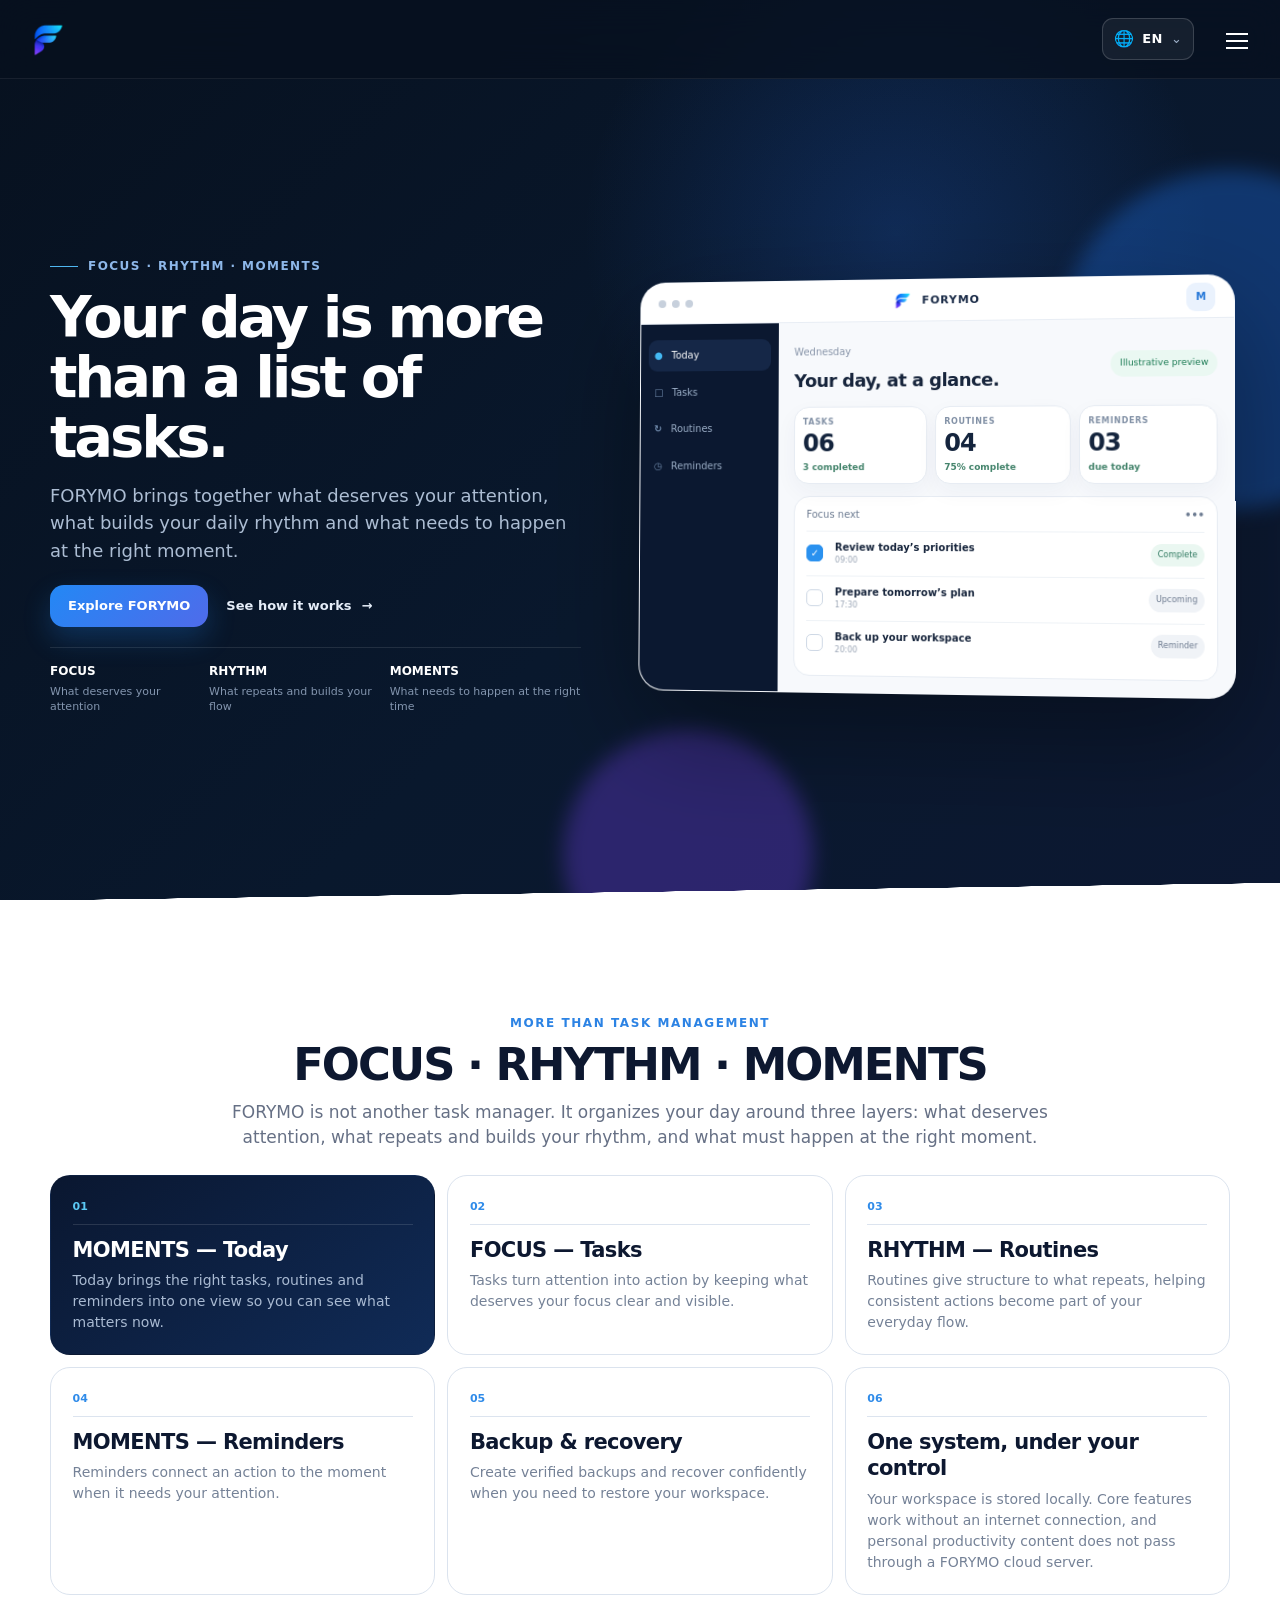
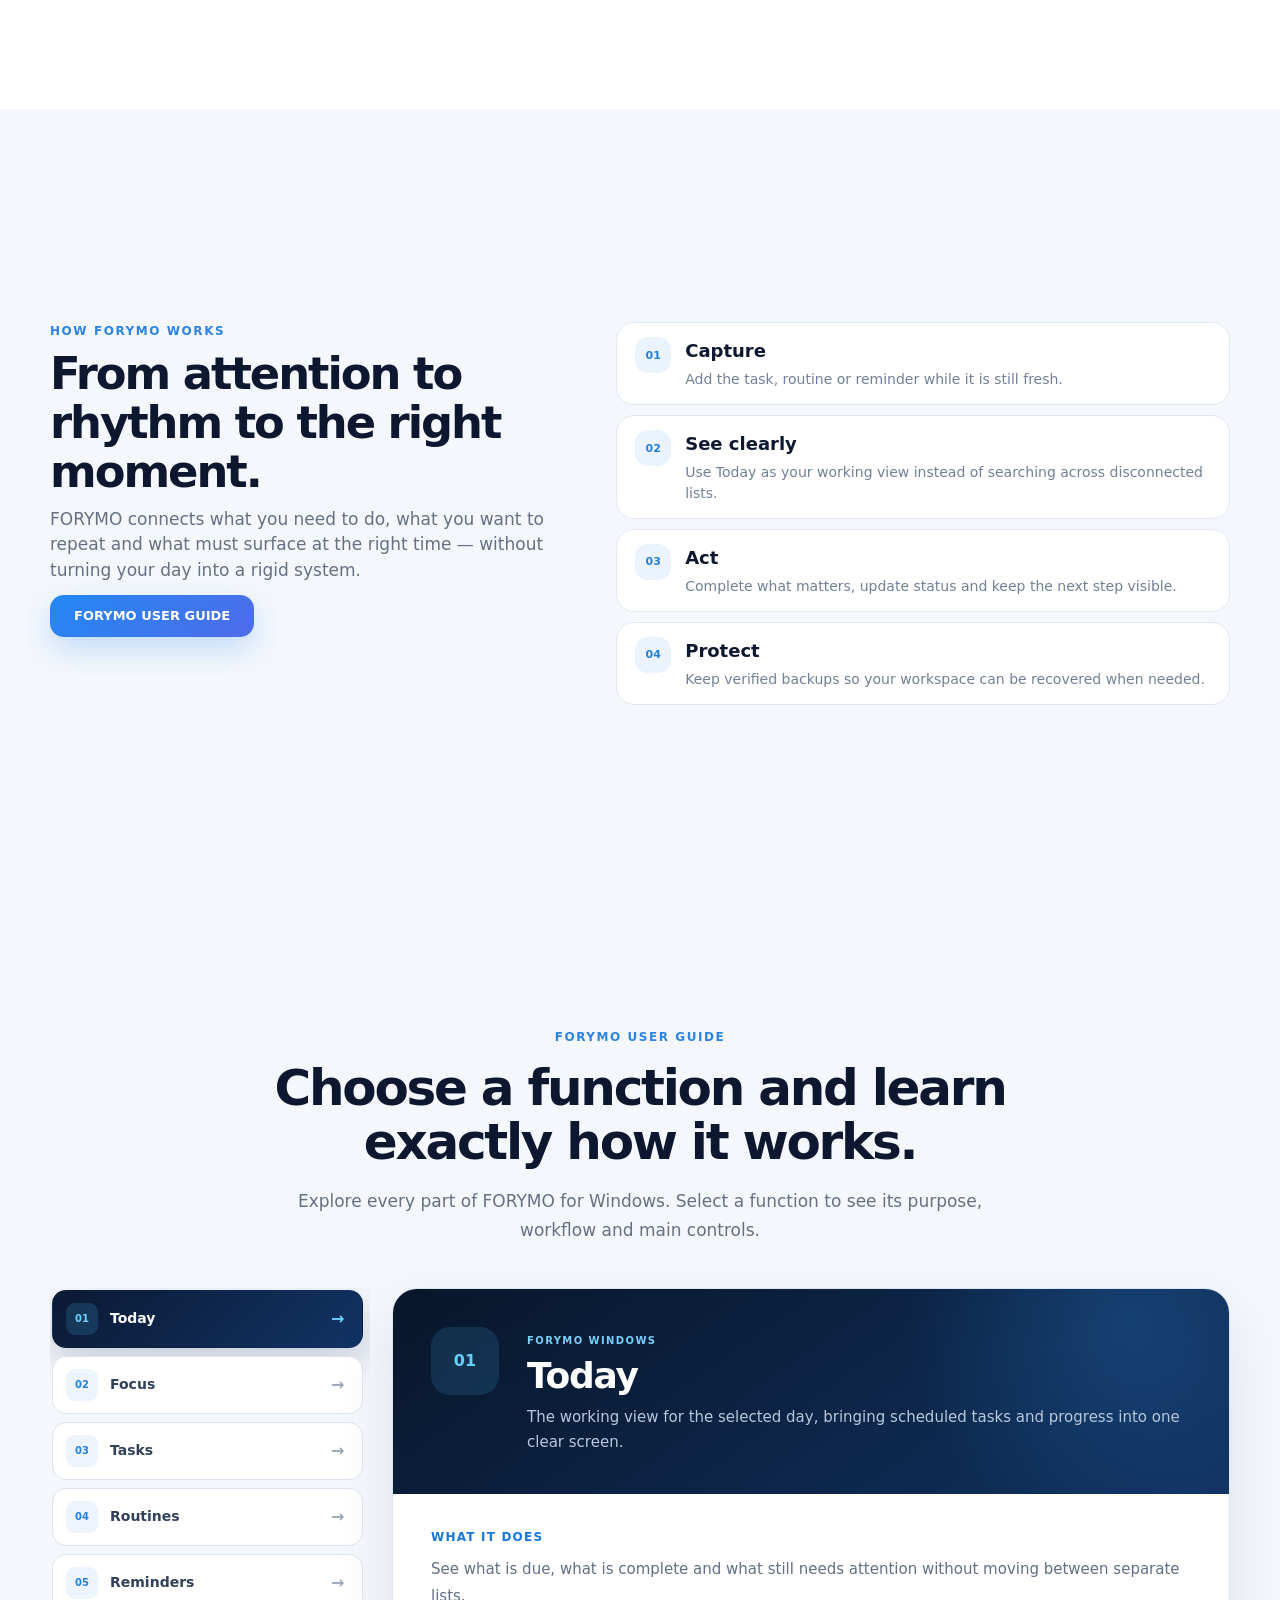
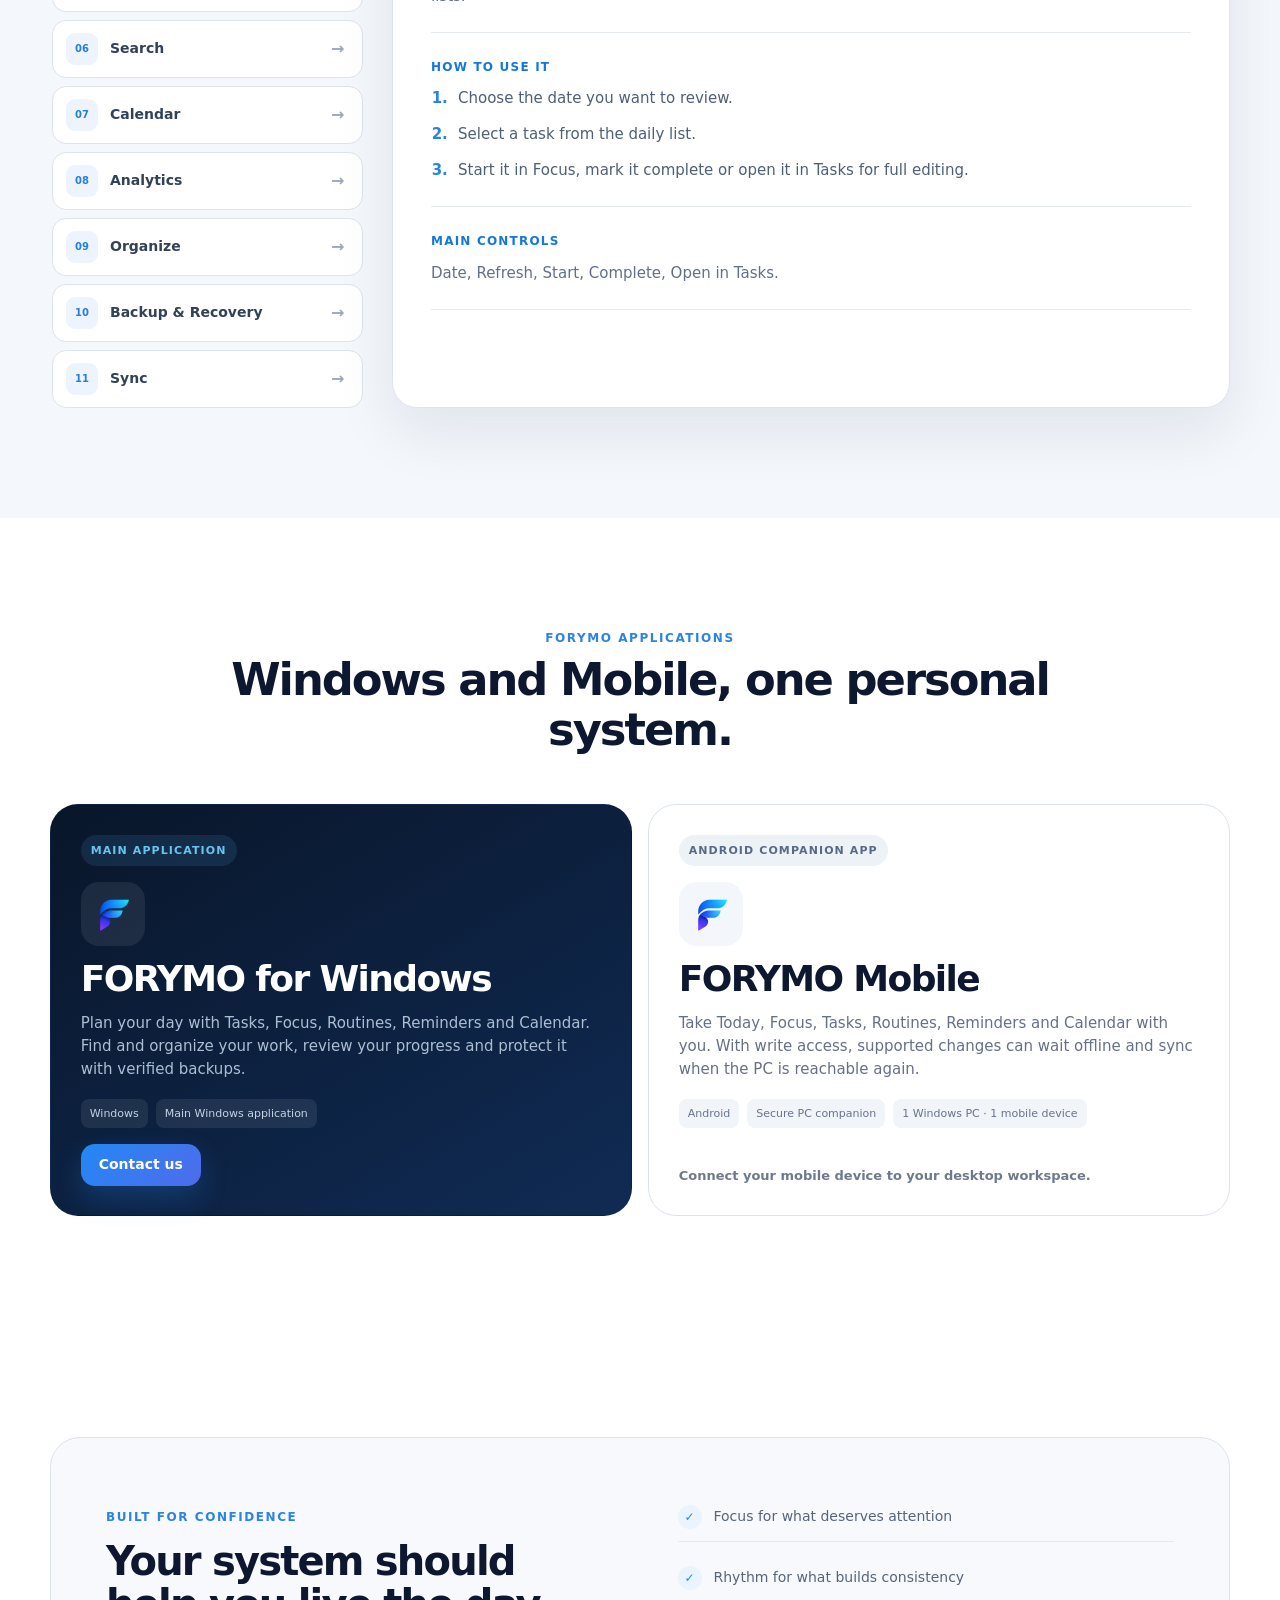
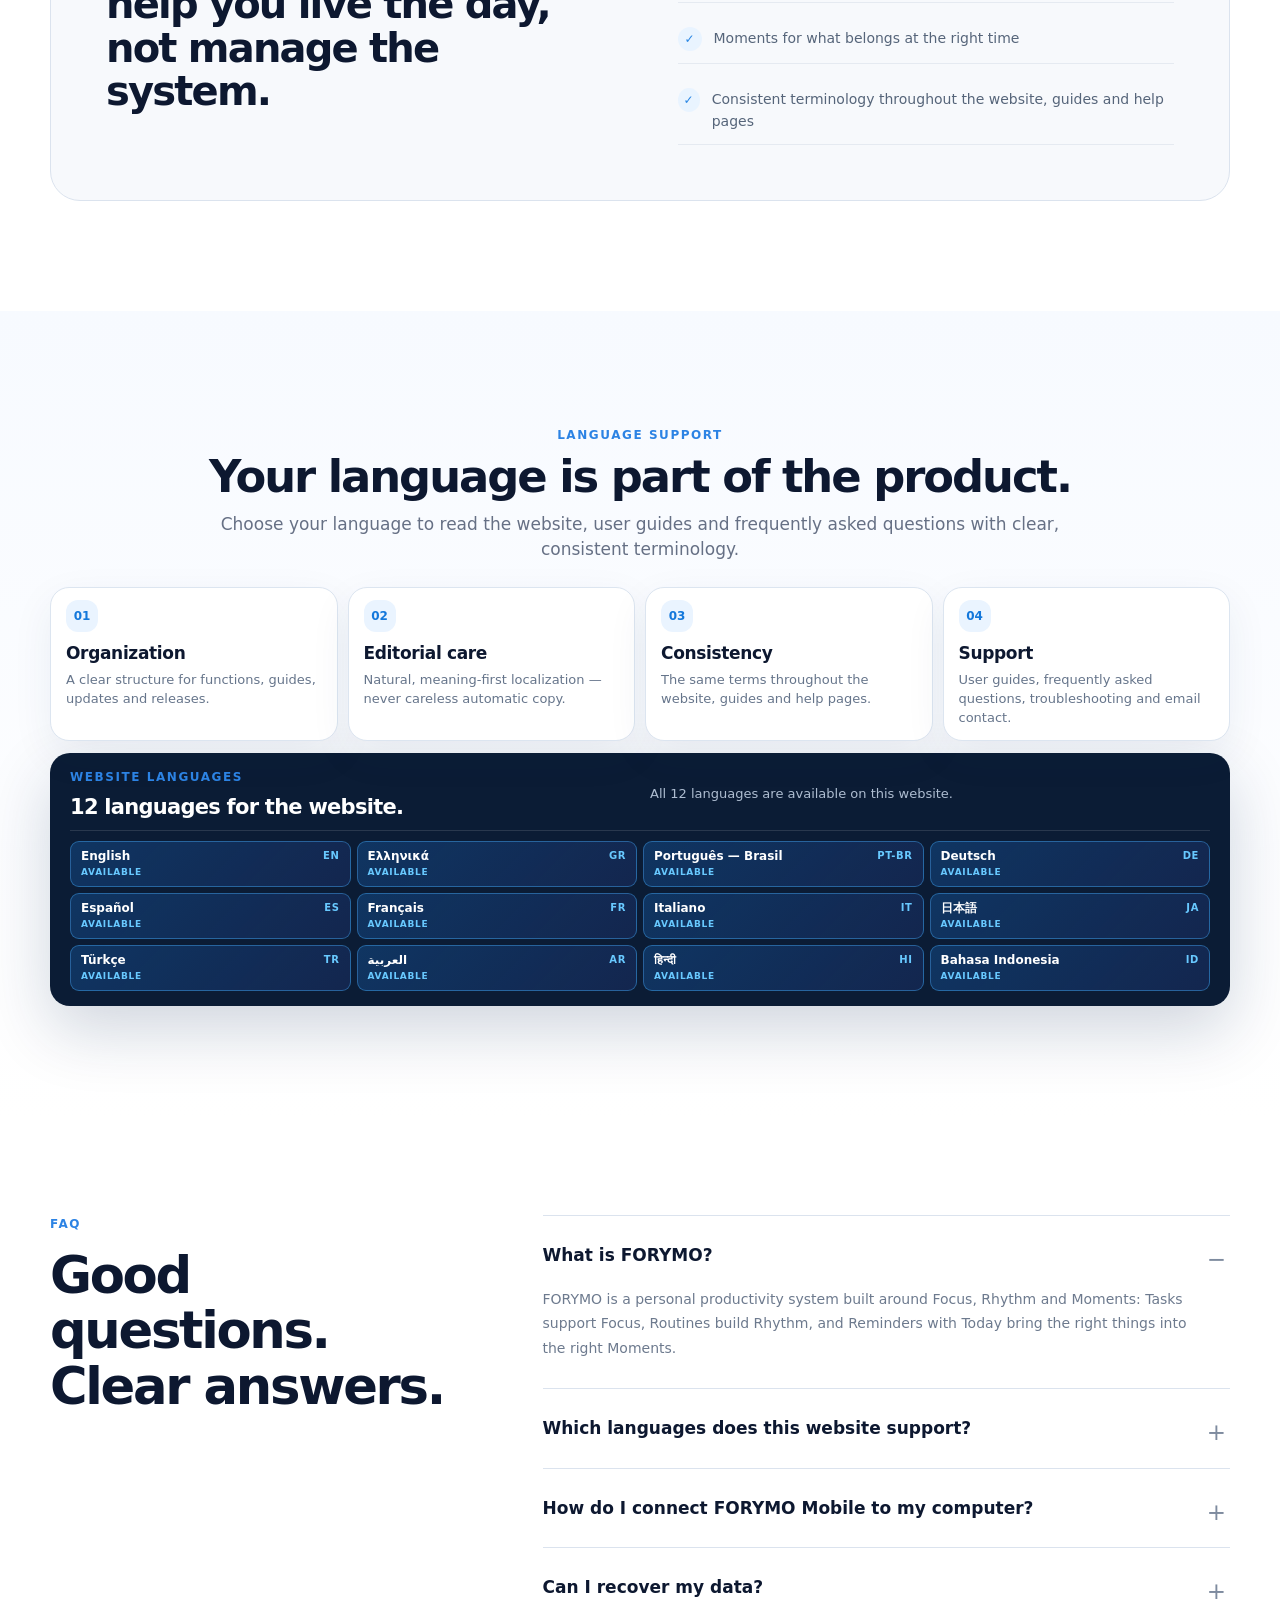
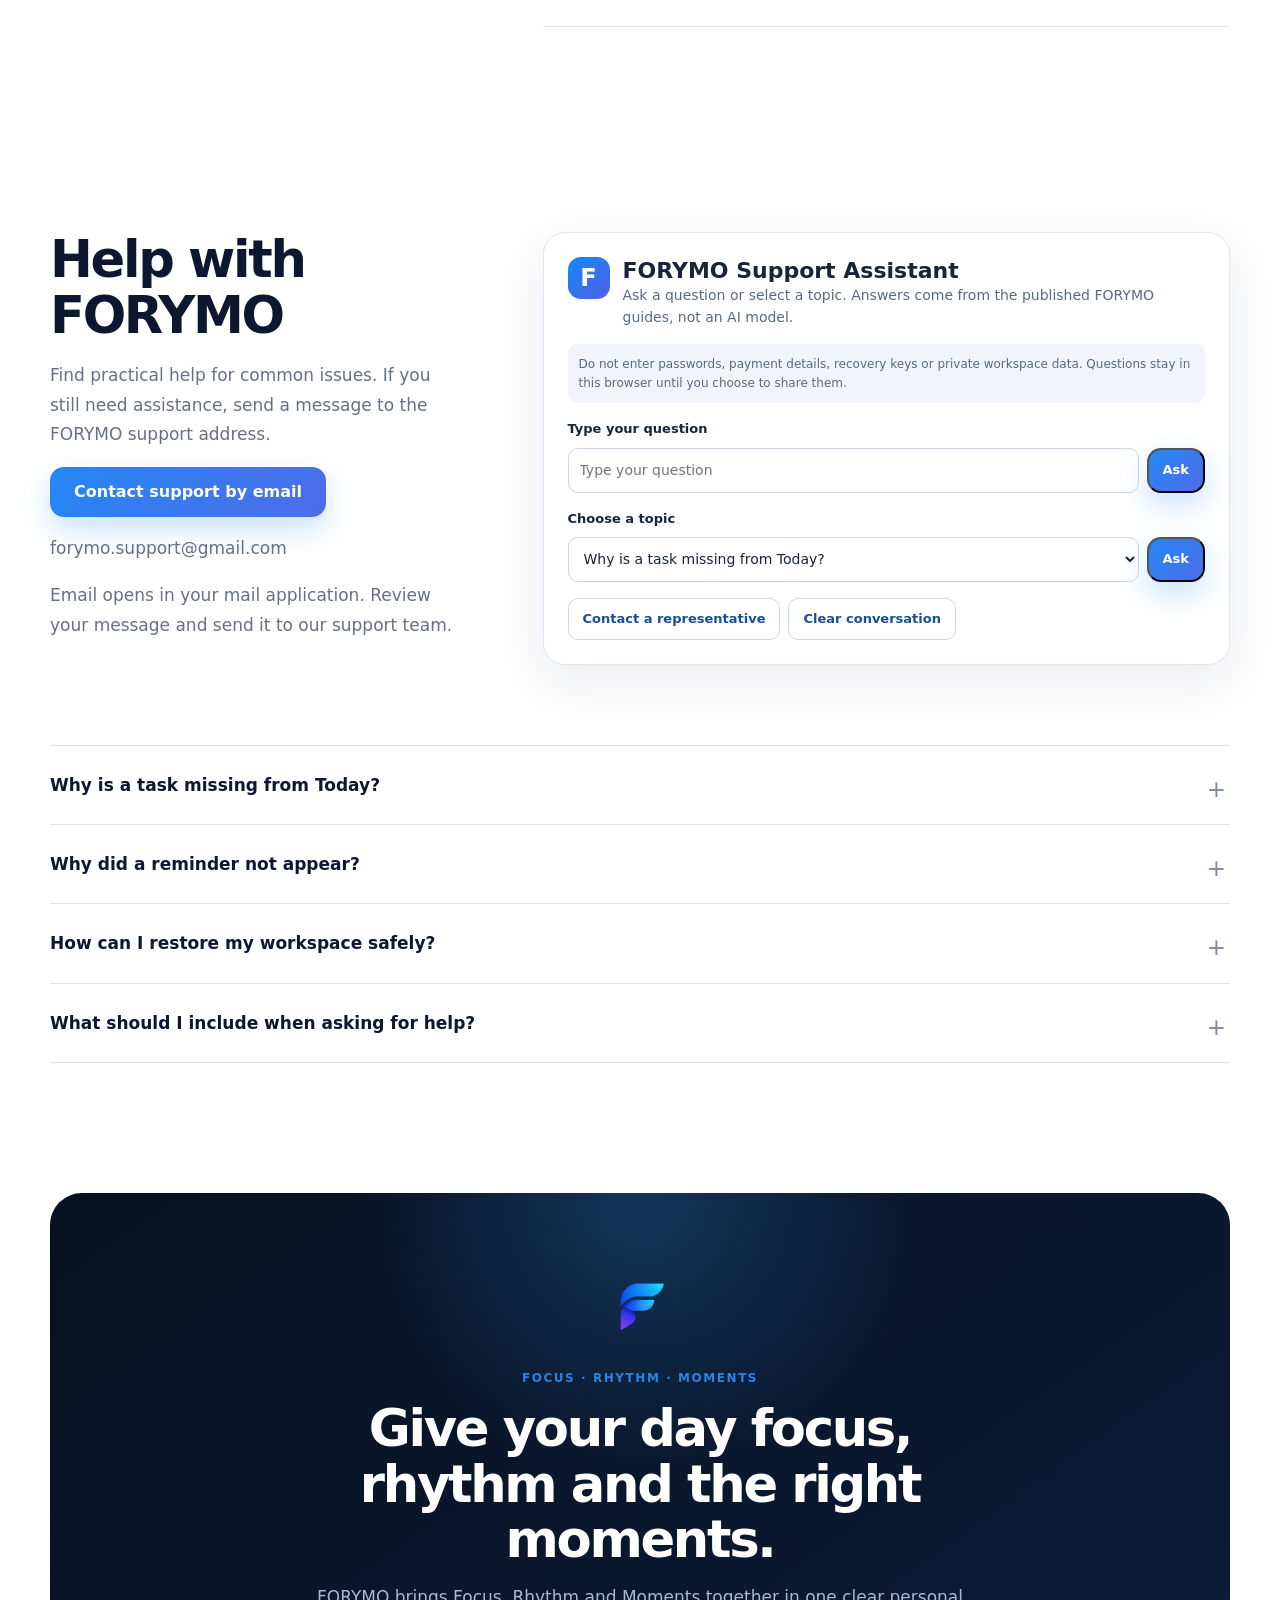
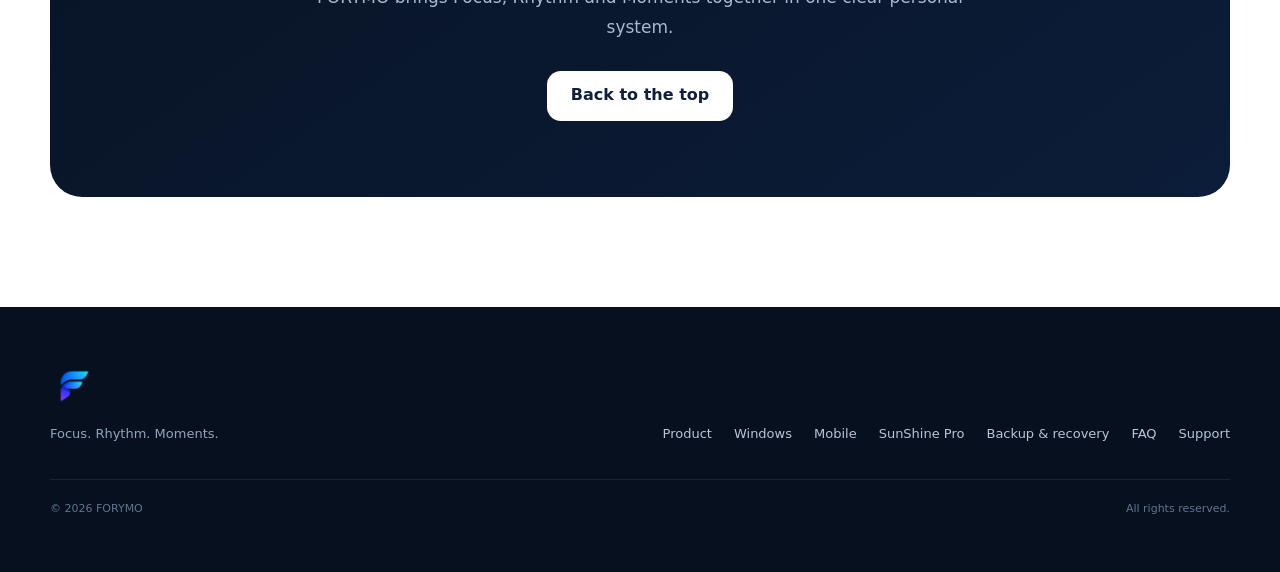
<file: index.html>
<!doctype html>
<html lang="en">
<head>
  <meta charset="utf-8" />
  <meta name="viewport" content="width=device-width, initial-scale=1" />
  <meta name="theme-color" content="#081225" />
  <meta name="description" content="FORYMO organizes your day around Focus, Rhythm and Moments — what deserves attention, what builds your daily flow and what needs to happen at the right time." />
  <title>FORYMO — Focus. Rhythm. Moments.</title>
  <link rel="canonical" href="https://www.forymo.com/" />
  <meta property="og:type" content="website" />
  <meta property="og:site_name" content="FORYMO" />
  <meta property="og:url" content="https://www.forymo.com/" />
  <meta property="og:title" content="FORYMO — Focus. Rhythm. Moments." />
  <meta property="og:description" content="Your day is more than a list of tasks. Organize your day with Focus, Tasks, Routines and Reminders." />
  <meta property="og:image" content="https://www.forymo.com/assets/forymo-social-preview.jpg" />
  <meta property="og:image:secure_url" content="https://www.forymo.com/assets/forymo-social-preview.jpg" />
  <meta property="og:image:type" content="image/jpeg" />
  <meta property="og:image:width" content="1200" />
  <meta property="og:image:height" content="630" />
  <meta property="og:image:alt" content="FORYMO — Focus. Rhythm. Moments. Promotional illustration of the productivity workspace." />
  <meta property="og:locale" content="en_US" />
  <meta name="twitter:card" content="summary_large_image" />
  <meta name="twitter:title" content="FORYMO — Focus. Rhythm. Moments." />
  <meta name="twitter:description" content="Your day is more than a list of tasks. Organize your day with FORYMO." />
  <meta name="twitter:image" content="https://www.forymo.com/assets/forymo-social-preview.jpg" />
  <meta name="twitter:image:alt" content="FORYMO promotional illustration." />
  <link rel="icon" href="assets/favicon.webp" type="image/webp" />
  <link rel="stylesheet" href="styles.css?v=20261126-section-fit" />
  <link rel="stylesheet" href="design-system.css" />
</head>
<body class="forymo-home">
  <a class="skip" href="#main">Skip to content</a>

  <header class="site-header">
    <div class="shell nav-wrap">
      <a class="brand" href="#top" aria-label="FORYMO home"><img src="assets/focivo-symbol.webp" alt="FORYMO" style="width:46px;height:46px;object-fit:contain;object-position:center;filter:none;" /></a>
      <nav class="nav" aria-label="Primary navigation">
        <a href="#product" data-i18n="nav.product">Product</a><a href="#how" data-i18n="nav.how">How it works</a><a href="#desktop" data-i18n="nav.desktop">Windows</a><a href="#mobile" data-i18n="nav.mobile">Mobile</a><a href="sunshine-pro/" data-i18n="nav.sunshine">SunShine Pro</a><a href="#languages" data-i18n="nav.languages">Languages</a><a href="#faq" data-i18n="nav.faq">FAQ</a><a href="#support" data-i18n="language.foundation4.title">Support</a>
      </nav>
      <div class="nav-actions">
        <div class="language-selector">
          <button class="language-trigger" id="languageTrigger" aria-label="Language selection" type="button" aria-haspopup="listbox" aria-expanded="false" aria-controls="languageMenu"><span aria-hidden="true">🌐</span><strong id="languageCode">EN</strong><span class="language-chevron" aria-hidden="true">⌄</span></button>
          <div class="language-menu" id="languageMenu" role="listbox" aria-label="Language" hidden>
            <button class="language-option lang-btn active" data-lang="en" data-code="EN" role="option" aria-selected="true" type="button"><span lang="en" dir="ltr">English</span><small data-i18n="language.available">Available</small></button>
            <button class="language-option lang-btn" data-lang="el" data-code="GR" role="option" aria-selected="false" type="button"><span lang="el" dir="ltr">Ελληνικά</span><small data-i18n="language.available">Available</small></button>
            <button class="language-option lang-btn" data-lang="pt-BR" data-code="PT-BR" role="option" aria-selected="false" type="button"><span lang="pt-BR" dir="ltr">Português — Brasil</span><small data-i18n="language.available">Available</small></button>
            <button class="language-option lang-btn" data-lang="de" data-code="DE" role="option" aria-selected="false" type="button"><span lang="de" dir="ltr">Deutsch</span><small data-i18n="language.available">Available</small></button>
            <button class="language-option lang-btn" data-lang="es" data-code="ES" role="option" aria-selected="false" type="button"><span lang="es" dir="ltr">Español</span><small data-i18n="language.available">Available</small></button>
            <button class="language-option lang-btn" data-lang="fr" data-code="FR" role="option" aria-selected="false" type="button"><span lang="fr" dir="ltr">Français</span><small data-i18n="language.available">Available</small></button>
            <button class="language-option lang-btn" data-lang="it" data-code="IT" role="option" aria-selected="false" type="button"><span lang="it" dir="ltr">Italiano</span><small data-i18n="language.available">Available</small></button>
            <button class="language-option lang-btn" data-lang="ja" data-code="JA" role="option" aria-selected="false" type="button"><span lang="ja" dir="ltr">日本語</span><small data-i18n="language.available">Available</small></button>
            <button class="language-option lang-btn" data-lang="tr" data-code="TR" role="option" aria-selected="false" type="button"><span lang="tr" dir="ltr">Türkçe</span><small data-i18n="language.available">Available</small></button>
            <button class="language-option lang-btn" data-lang="ar" data-code="AR" role="option" aria-selected="false" type="button"><span lang="ar" dir="rtl">العربية</span><small data-i18n="language.available">Available</small></button>
            <button class="language-option lang-btn" data-lang="hi" data-code="HI" role="option" aria-selected="false" type="button"><span lang="hi" dir="ltr">हिन्दी</span><small data-i18n="language.available">Available</small></button>
            <button class="language-option lang-btn" data-lang="id" data-code="ID" role="option" aria-selected="false" type="button"><span lang="id" dir="ltr">Bahasa Indonesia</span><small data-i18n="language.available">Available</small></button>
          </div>
        </div>
        <a class="button button-small" href="#desktop" data-i18n="nav.cta">See FORYMO</a>
      </div>
      <button class="menu-btn" aria-label="Open menu" aria-expanded="false" type="button"><span></span><span></span><span></span></button>
    </div>
  </header>

  <main id="main">
    <section class="hero" id="top">
      <div class="hero-glow glow-a"></div><div class="hero-glow glow-b"></div>
      <div class="shell hero-grid">
        <div class="hero-copy">
          <div class="eyebrow"><span></span><span data-i18n="hero.eyebrow">FOCUS · RHYTHM · MOMENTS</span></div>
          <h1 data-i18n="hero.title">Your day is more than a list of tasks.</h1>
          <p class="hero-lead" data-i18n="hero.lead">FORYMO brings together what deserves your attention, what builds your daily rhythm and what needs to happen at the right moment.</p>
          <div class="hero-actions"><a class="button" href="#product" data-i18n="hero.primary">Explore FORYMO</a><a class="text-link" href="#how"><span data-i18n="hero.secondary">See how it works</span><span aria-hidden="true">→</span></a></div>
          <div class="trust-row"><div><strong data-i18n="hero.trust1h">FOCUS</strong><span data-i18n="hero.trust1b">What deserves your attention</span></div><div><strong data-i18n="hero.trust2h">RHYTHM</strong><span data-i18n="hero.trust2b">What repeats and builds your flow</span></div><div><strong data-i18n="hero.trust3h">MOMENTS</strong><span data-i18n="hero.trust3b">What needs to happen at the right time</span></div></div>
        </div>
        <div class="hero-visual" aria-label="FORYMO interface preview">
          <div class="app-frame">
            <div class="app-topbar"><div class="window-dots"><i></i><i></i><i></i></div><div class="mini-brand"><img src="assets/focivo-symbol.webp" alt="" /><span>FORYMO</span></div><div class="avatar">M</div></div>
            <div class="app-body">
              <aside class="app-side"><div class="side-item active"><b>●</b><span data-i18n="mock.today">Today</span></div><div class="side-item"><b>□</b><span data-i18n="mock.tasks">Tasks</span></div><div class="side-item"><b>↻</b><span data-i18n="mock.routines">Routines</span></div><div class="side-item"><b>◷</b><span data-i18n="mock.reminders">Reminders</span></div></aside>
              <div class="app-content">
                <div class="mock-head"><div><small data-i18n="mock.date">Wednesday</small><h3 data-i18n="mock.heading">Your day, at a glance.</h3></div><span class="status-dot" data-i18n="mock.synced">Illustrative preview</span></div>
                <div class="stat-grid"><div class="stat"><span data-i18n="mock.stat1">Tasks</span><strong>06</strong><em>3 <span data-i18n="mock.done">done</span></em></div><div class="stat"><span data-i18n="mock.stat2">Routines</span><strong>04</strong><em>75%</em></div><div class="stat"><span data-i18n="mock.stat3">Reminders</span><strong>03</strong><em data-i18n="mock.today2">today</em></div></div>
                <div class="today-card"><div class="today-title"><span data-i18n="mock.focus">Focus next</span><b>•••</b></div><div class="task-row"><span class="check on">✓</span><div><b data-i18n="mock.task1">Review today’s priorities</b><small>09:00</small></div><span class="pill" data-i18n="mock.complete">Complete</span></div><div class="task-row"><span class="check"></span><div><b data-i18n="mock.task2">Prepare tomorrow’s plan</b><small>17:30</small></div><span class="pill neutral" data-i18n="mock.upcoming">Upcoming</span></div><div class="task-row"><span class="check"></span><div><b data-i18n="mock.task3">Back up your workspace</b><small>20:00</small></div><span class="pill neutral" data-i18n="mock.reminder">Reminder</span></div></div>
              </div>
            </div>
          </div>
        </div>
      </div>
    </section>

    <section class="section intro" id="product"><div class="shell"><div class="section-heading narrow"><span class="kicker" data-i18n="product.kicker">More than task management</span><h2 data-i18n="product.title">FOCUS · RHYTHM · MOMENTS</h2><p data-i18n="product.lead">FORYMO is not another task manager. It organizes your day around three layers: what deserves attention, what repeats and builds your rhythm, and what must happen at the right moment.</p></div><div class="feature-grid">
      <article class="feature-card featured"><div class="feature-icon">01</div><h3 data-i18n="features.today.title">MOMENTS — Today</h3><p data-i18n="features.today.body">Today brings the right tasks, routines and reminders into one view so you can see what matters now.</p></article>
      <article class="feature-card"><div class="feature-icon">02</div><h3 data-i18n="features.tasks.title">FOCUS — Tasks</h3><p data-i18n="features.tasks.body">Tasks turn attention into action by keeping what deserves your focus clear and visible.</p></article>
      <article class="feature-card"><div class="feature-icon">03</div><h3 data-i18n="features.routines.title">RHYTHM — Routines</h3><p data-i18n="features.routines.body">Routines give structure to what repeats, helping consistent actions become part of your everyday flow.</p></article>
      <article class="feature-card"><div class="feature-icon">04</div><h3 data-i18n="features.reminders.title">MOMENTS — Reminders</h3><p data-i18n="features.reminders.body">Reminders connect an action to the moment when it needs your attention.</p></article>
      <article class="feature-card" id="backup"><div class="feature-icon">05</div><h3 data-i18n="features.backup.title">Backup & recovery</h3><p data-i18n="features.backup.body">Create verified backups and recover confidently when you need to restore your workspace.</p></article>
      <article class="feature-card"><div class="feature-icon">06</div><h3 data-i18n="features.control.title">One system, under your control</h3><p data-i18n="features.control.body">Your workspace is stored locally. Core features work without an internet connection, and personal productivity content does not pass through a FORYMO cloud server.</p></article>
    </div></div></section>

    <section class="section flow" id="how">
      <div class="shell flow-grid"><div class="section-heading sticky-copy"><span class="kicker" data-i18n="how.kicker">How FORYMO works</span><h2 data-i18n="how.title">From attention to rhythm to the right moment.</h2><p data-i18n="how.lead">FORYMO connects what you need to do, what you want to repeat and what must surface at the right time — without turning your day into a rigid system.</p><a class="button guide-jump" href="#guides" data-i18n="guide.kicker">FORYMO USER GUIDE</a></div><div class="steps"><article><span>01</span><div><h3 data-i18n="how.s1h">Capture</h3><p data-i18n="how.s1b">Add the task, routine or reminder while it is still fresh.</p></div></article><article><span>02</span><div><h3 data-i18n="how.s2h">See clearly</h3><p data-i18n="how.s2b">Use Today as your working view instead of searching across disconnected lists.</p></div></article><article><span>03</span><div><h3 data-i18n="how.s3h">Act</h3><p data-i18n="how.s3b">Complete what matters, update status and keep the next step visible.</p></div></article><article><span>04</span><div><h3 data-i18n="how.s4h">Protect</h3><p data-i18n="how.s4b">Keep verified backups so your workspace can be recovered when needed.</p></div></article></div></div>
    </section>

    <section class="section flow guide-section" id="guides" aria-labelledby="functionGuideTitle">
      <div class="shell function-guide">
        <div class="function-guide-heading">
          <span class="kicker" data-i18n="guide.kicker">FORYMO USER GUIDE</span>
          <h2 id="functionGuideTitle" data-i18n="guide.title">Choose a function and learn exactly how it works.</h2>
          <p data-i18n="guide.lead">Explore every part of FORYMO for Windows. Select a function to see its purpose, workflow and main controls.</p>
        </div>
        <div class="function-guide-workspace">
          <div class="function-guide-list" id="functionGuideList" role="tablist" aria-label="FORYMO functions"></div>
          <article class="function-guide-panel" id="functionGuidePanel" role="tabpanel" aria-live="polite"></article>
        </div>
      </div>
    </section>

    <section class="section platforms" id="desktop"><div class="shell platform-grid"><div class="section-heading narrow platform-heading"><span class="kicker" data-i18n="platforms.kicker">FORYMO applications</span><h2 data-i18n="platforms.title">Windows and Mobile, one personal system.</h2></div>
      <article class="platform-card primary-card"><div class="platform-tag" data-i18n="desktop.tag">Main application</div><div class="platform-icon"><img src="assets/windows-icon.webp" alt="" /></div><h2 data-i18n="desktop.title">FORYMO for Windows</h2><p data-i18n="desktop.body">Plan your day with Tasks, Focus, Routines, Reminders and Calendar. Find and organize your work, review your progress and protect it with verified backups.</p><div class="platform-meta"><span>Windows</span><span data-i18n="desktop.meta">Main application</span></div><a class="button" href="#support" data-i18n="desktop.cta">Contact us</a></article>
      <article class="platform-card"><span id="mobile" class="platform-anchor" aria-hidden="true"></span><div class="platform-tag muted" data-i18n="mobile.tag">Android companion app</div><div class="platform-icon mobile"><img src="assets/focivo-symbol.webp" alt="" /></div><h2 data-i18n="mobile.title">FORYMO Mobile</h2><p data-i18n="mobile.body">Take Today, Focus, Tasks, Routines, Reminders and Calendar with you. With write access, supported changes can wait offline and sync when the PC is reachable again.</p><div class="platform-meta"><span>Android</span><span data-i18n="mobile.meta">Secure PC companion</span><span data-i18n="mobile.scope">1 Windows PC · 1 mobile device</span></div><span class="soft-link" data-i18n="mobile.cta">Connect your mobile device to your desktop workspace.</span></article>
    </div></section>

    <section class="section trust"><div class="shell trust-box"><div><span class="kicker" data-i18n="trust.kicker">Built for confidence</span><h2 data-i18n="trust.title">Your system should help you live the day, not manage the system.</h2></div><div class="trust-points"><div><span>✓</span><p data-i18n="trust.p1">Focus for what deserves attention</p></div><div><span>✓</span><p data-i18n="trust.p2">Rhythm for what builds consistency</p></div><div><span>✓</span><p data-i18n="trust.p3">Moments for what belongs at the right time</p></div><div><span>✓</span><p data-i18n="trust.p4">Consistent terminology throughout the website, guides and help pages</p></div></div></div></section>

    <section class="section language-commitment" id="languages">
      <div class="shell">
        <div class="section-heading narrow language-heading"><span class="kicker" data-i18n="language.kicker">LANGUAGE SUPPORT</span><h2 data-i18n="language.title">Your language is part of the product.</h2><p data-i18n="language.lead">Choose your language to read the website, user guides and frequently asked questions with clear, consistent terminology.</p></div>
        <div class="language-foundations" aria-label="FORYMO language quality foundations">
          <article><span>01</span><h3 data-i18n="language.foundation1.title">Organization</h3><p data-i18n="language.foundation1.body">A clear structure for functions, guides, updates and releases.</p></article>
          <article><span>02</span><h3 data-i18n="language.foundation2.title">Editorial care</h3><p data-i18n="language.foundation2.body">Natural, meaning-first localization — never careless automatic copy.</p></article>
          <article><span>03</span><h3 data-i18n="language.foundation3.title">Consistency</h3><p data-i18n="language.foundation3.body">The same terms throughout the website, guides and help pages.</p></article>
          <article><span>04</span><h3 data-i18n="language.foundation4.title">Support</h3><p data-i18n="language.foundation4.body">User guides, frequently asked questions, troubleshooting and email contact.</p></article>
        </div>
        <div class="language-roadmap">
          <div class="language-roadmap-head"><div><span class="kicker" data-i18n="language.roadmap.kicker">Website languages</span><h3 data-i18n="language.roadmap.title">12 languages for the website.</h3></div><p data-i18n="language.roadmap.note">All 12 languages are available on this website.</p></div>
          <div class="language-status-grid">
            <div class="language-status is-ready"><strong>English</strong><span>EN</span><small data-i18n="language.available">Available</small></div>
            <div class="language-status is-ready"><strong>Ελληνικά</strong><span>GR</span><small data-i18n="language.available">Available</small></div>
            <div class="language-status is-ready"><strong>Português — Brasil</strong><span>PT-BR</span><small data-i18n="language.available">Available</small></div>
            <div class="language-status is-ready"><strong>Deutsch</strong><span>DE</span><small data-i18n="language.available">Available</small></div>
            <div class="language-status is-ready"><strong>Español</strong><span>ES</span><small data-i18n="language.available">Available</small></div>
            <div class="language-status is-ready"><strong>Français</strong><span>FR</span><small data-i18n="language.available">Available</small></div>
            <div class="language-status is-ready"><strong>Italiano</strong><span>IT</span><small data-i18n="language.available">Available</small></div>
            <div class="language-status is-ready"><strong>日本語</strong><span>JA</span><small data-i18n="language.available">Available</small></div>
            <div class="language-status is-ready"><strong>Türkçe</strong><span>TR</span><small data-i18n="language.available">Available</small></div>
            <div class="language-status is-ready"><strong>العربية</strong><span>AR</span><small data-i18n="language.available">Available</small></div>
            <div class="language-status is-ready"><strong>हिन्दी</strong><span>HI</span><small data-i18n="language.available">Available</small></div>
            <div class="language-status is-ready"><strong>Bahasa Indonesia</strong><span>ID</span><small data-i18n="language.available">Available</small></div>
          </div>
        </div>
      </div>
    </section>

    <section class="section faq" id="faq"><div class="shell faq-grid"><div class="section-heading"><span class="kicker" data-i18n="nav.faq">FAQ</span><h2 data-i18n="faq.title">Good questions. Clear answers.</h2></div><div class="accordion"><details open><summary data-i18n="faq.q1">What is FORYMO?</summary><p data-i18n="faq.a1">FORYMO is a personal productivity system built around Focus, Rhythm and Moments: Tasks support Focus, Routines build Rhythm, and Reminders with Today bring the right things into the right Moments.</p></details><details><summary data-i18n="faq.q2">Which languages does this website support?</summary><p data-i18n="faq.a2">The website is available in 12 languages. Choose your language from the menu to read the pages, guides and FAQ.</p></details><details><summary data-i18n="faq.q3">How do I connect FORYMO Mobile to my computer?</summary><p data-i18n="faq.a3">Connect both devices to the same Wi-Fi. In Windows, open Mobile Devices, enable the mobile service and LAN access, then create a temporary 6-digit pairing code. On Android, select the detected PC and enter the code.</p></details><details><summary data-i18n="faq.q4">Can I recover my data?</summary><p data-i18n="faq.a4">The Windows application includes a verified Backup & Recovery workflow designed to create, verify, preview and apply approved recovery backups.</p></details></div></div></section>

    <section class="section faq" id="support" aria-labelledby="supportTitle">
      <div class="shell faq-grid">
        <div class="section-heading">
          <h2 id="supportTitle" data-i18n="support.title">Help with FORYMO</h2>
          <p data-i18n="support.lead">Find practical help for common issues. If you still need assistance, send a message to the FORYMO support address.</p>
          <a class="button" href="mailto:forymo.support@gmail.com" data-i18n="support.contact">Contact support by email</a>
          <p>forymo.support@gmail.com</p>
          <p data-i18n="support.note">Email opens in your mail application. Review your message and send it to our support team.</p>
        </div>
        <div class="support-assistant" id="supportAssistant">
          <div class="support-assistant-head"><span class="support-symbol" aria-hidden="true">F</span><div><h3 data-support-copy="title">FORYMO Support Assistant</h3><p data-support-copy="intro">Ask a question or select a topic.</p></div></div>
          <p class="support-privacy" data-support-copy="privacy"></p>
          <div id="supportLog" class="support-log" role="log" aria-live="polite" aria-relevant="additions text"></div>
          <form id="supportForm" class="support-form"><label for="supportQuestion" data-support-copy="question">Type your question</label><div class="support-input-row"><input id="supportQuestion" maxlength="400" autocomplete="off" required /><button type="submit" class="button" data-support-copy="ask">Ask</button></div></form>
          <div class="support-form"><label for="supportTopics" data-support-copy="topics">Choose a topic</label><div class="support-input-row"><select id="supportTopics"></select><button id="supportChoose" type="button" class="button" data-support-copy="ask">Ask</button></div></div>
          <div id="supportFeedback" class="support-feedback" hidden><strong data-support-copy="helpful"></strong><div class="support-actions"><button type="button" id="supportYes" data-support-copy="yes">Yes</button><button type="button" id="supportNo" data-support-copy="no">No</button></div></div>
          <div class="support-actions"><button type="button" id="supportHuman" data-support-copy="human">Contact a representative</button><button type="button" id="supportReset" data-support-copy="reset">Clear conversation</button></div>
          <div id="supportHandoff" class="support-handoff" hidden><p data-support-copy="handoff"></p><label for="supportSummary" data-support-copy="context"></label><textarea id="supportSummary" maxlength="1800" rows="5"></textarea><div class="support-actions"><a class="button" id="supportEmail" href="mailto:forymo.support@gmail.com" data-support-copy="email">Open email with summary</a><button type="button" id="supportLive" hidden data-support-copy="live">Open live support</button></div><p id="supportLiveUnavailable" data-support-copy="liveUnavailable"></p><p id="supportLiveStatus" role="status"></p></div>
        </div>
        <div class="accordion support-faq">
          <details><summary data-i18n="support.q1">Why is a task missing from Today?</summary><p data-i18n="support.a1">Check the selected date in Today. Open Tasks and confirm the task’s scheduled date and status. Return to Today and refresh the view.</p></details>
          <details><summary data-i18n="support.q2">Why did a reminder not appear?</summary><p data-i18n="support.a2">Check that the reminder is enabled and has the correct local date and time. Review sound and popup preferences in Settings. If the issue persists, check Diagnostics before contacting support.</p></details>
          <details><summary data-i18n="support.q3">How can I restore my workspace safely?</summary><p data-i18n="support.a3">Open Backup &amp; Recovery, verify the backup and review the recovery preview. Apply recovery only after confirming the proposed changes. Do not reset FORYMO as a first troubleshooting step.</p></details>
          <details><summary data-i18n="support.q4">What should I include when asking for help?</summary><p data-i18n="support.a4">Include your preferred language, app version, operating system, the affected function and steps to reproduce the issue. Never send passwords, recovery keys, payment-card details or personal workspace content.</p></details>
        </div>
      </div>
    </section>

    <section class="cta-section" id="contact"><div class="shell cta-box"><img src="assets/focivo-symbol.webp" alt="" /><span class="kicker" data-i18n="cta.kicker">FOCUS · RHYTHM · MOMENTS</span><h2 data-i18n="cta.title">Give your day focus, rhythm and the right moments.</h2><p data-i18n="cta.body">FORYMO brings Focus, Rhythm and Moments together in one clear personal system.</p><a class="button light" href="#top" data-i18n="cta.button">Back to the top</a></div></section>
  </main>

  <footer class="footer"><div class="shell footer-grid"><div class="footer-brand"><img src="assets/focivo-symbol.webp" alt="FORYMO" style="width:46px;height:46px;object-fit:contain;object-position:left center;filter:none;" /><p data-i18n="footer.tagline">Focus. Rhythm. Moments.</p></div><div class="footer-links"><a href="#product" data-i18n="nav.product">Product</a><a href="#desktop" data-i18n="nav.desktop">Windows</a><a href="#mobile" data-i18n="nav.mobile">Mobile</a><a href="sunshine-pro/" data-i18n="nav.sunshine">SunShine Pro</a><a href="#backup" data-i18n="features.backup.title">Backup & recovery</a><a href="#faq" data-i18n="nav.faq">FAQ</a><a href="#support" data-i18n="language.foundation4.title">Support</a></div><div class="footer-end"><span>© 2026 FORYMO</span><span data-i18n="footer.note">All rights reserved.</span></div></div></footer>
  <script src="app.js?v=20261126-product-alignment"></script>
  <script src="support-config.js?v=1"></script>
  <script src="support-bot.js?v=20261126-customer-copy"></script>
</body>
</html>
</file>
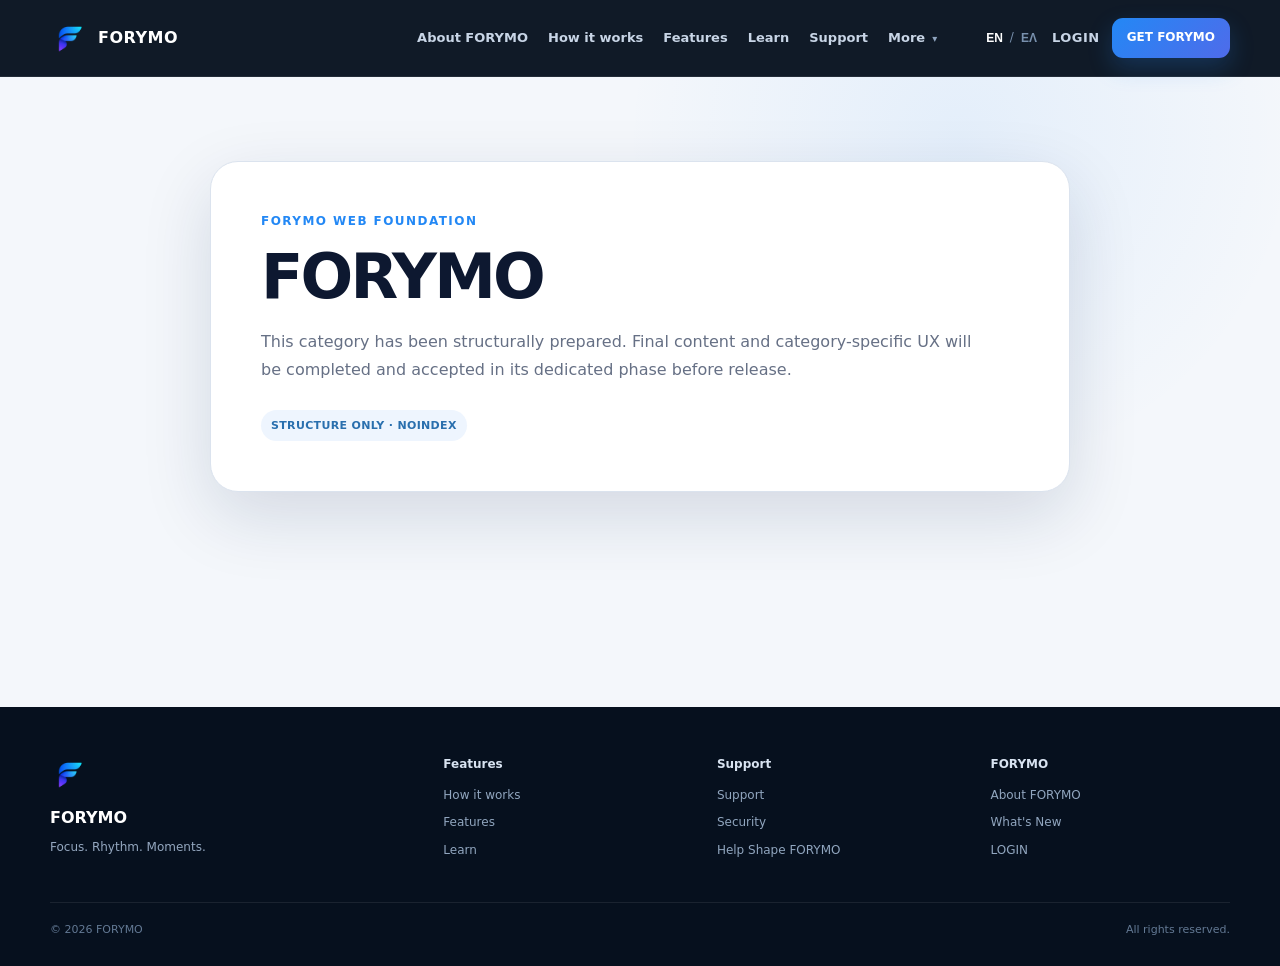
<file: about/index.html>
<!doctype html>
<html lang="en">
<head>
  <meta charset="utf-8" />
  <meta name="viewport" content="width=device-width, initial-scale=1" />
  <meta name="theme-color" content="#081225" />
  <meta name="robots" content="noindex,nofollow" />
  <meta name="description" content="FORYMO website section under structured development." />
  <link rel="icon" href="../assets/favicon.webp" type="image/webp" />
  <link rel="stylesheet" href="../design-system.css" />
  <link rel="stylesheet" href="../route-shell.css" />
  <title>FORYMO</title>
</head>
<body>
  <a class="shell-skip" href="#main">Skip to content</a>
  <header class="shell-header" id="siteHeader"></header>
  <main class="route-main" id="main">
    <div class="shell">
      <section class="route-intro route-card" aria-labelledby="route-title">
        <span class="route-kicker" data-shell-kicker>FORYMO WEB FOUNDATION</span>
        <h1 id="route-title" data-shell-title>FORYMO</h1>
        <p class="route-note" data-shell-note>This category has been structurally prepared. Final content and category-specific UX will be completed in its dedicated phase.</p>
        <span class="route-status">STRUCTURE ONLY · NOINDEX</span>
      </section>
    </div>
  </main>
  <footer class="shell-footer" id="siteFooter"></footer>
  <script src="../route-shell.js"></script>
</body>
</html>
</file>
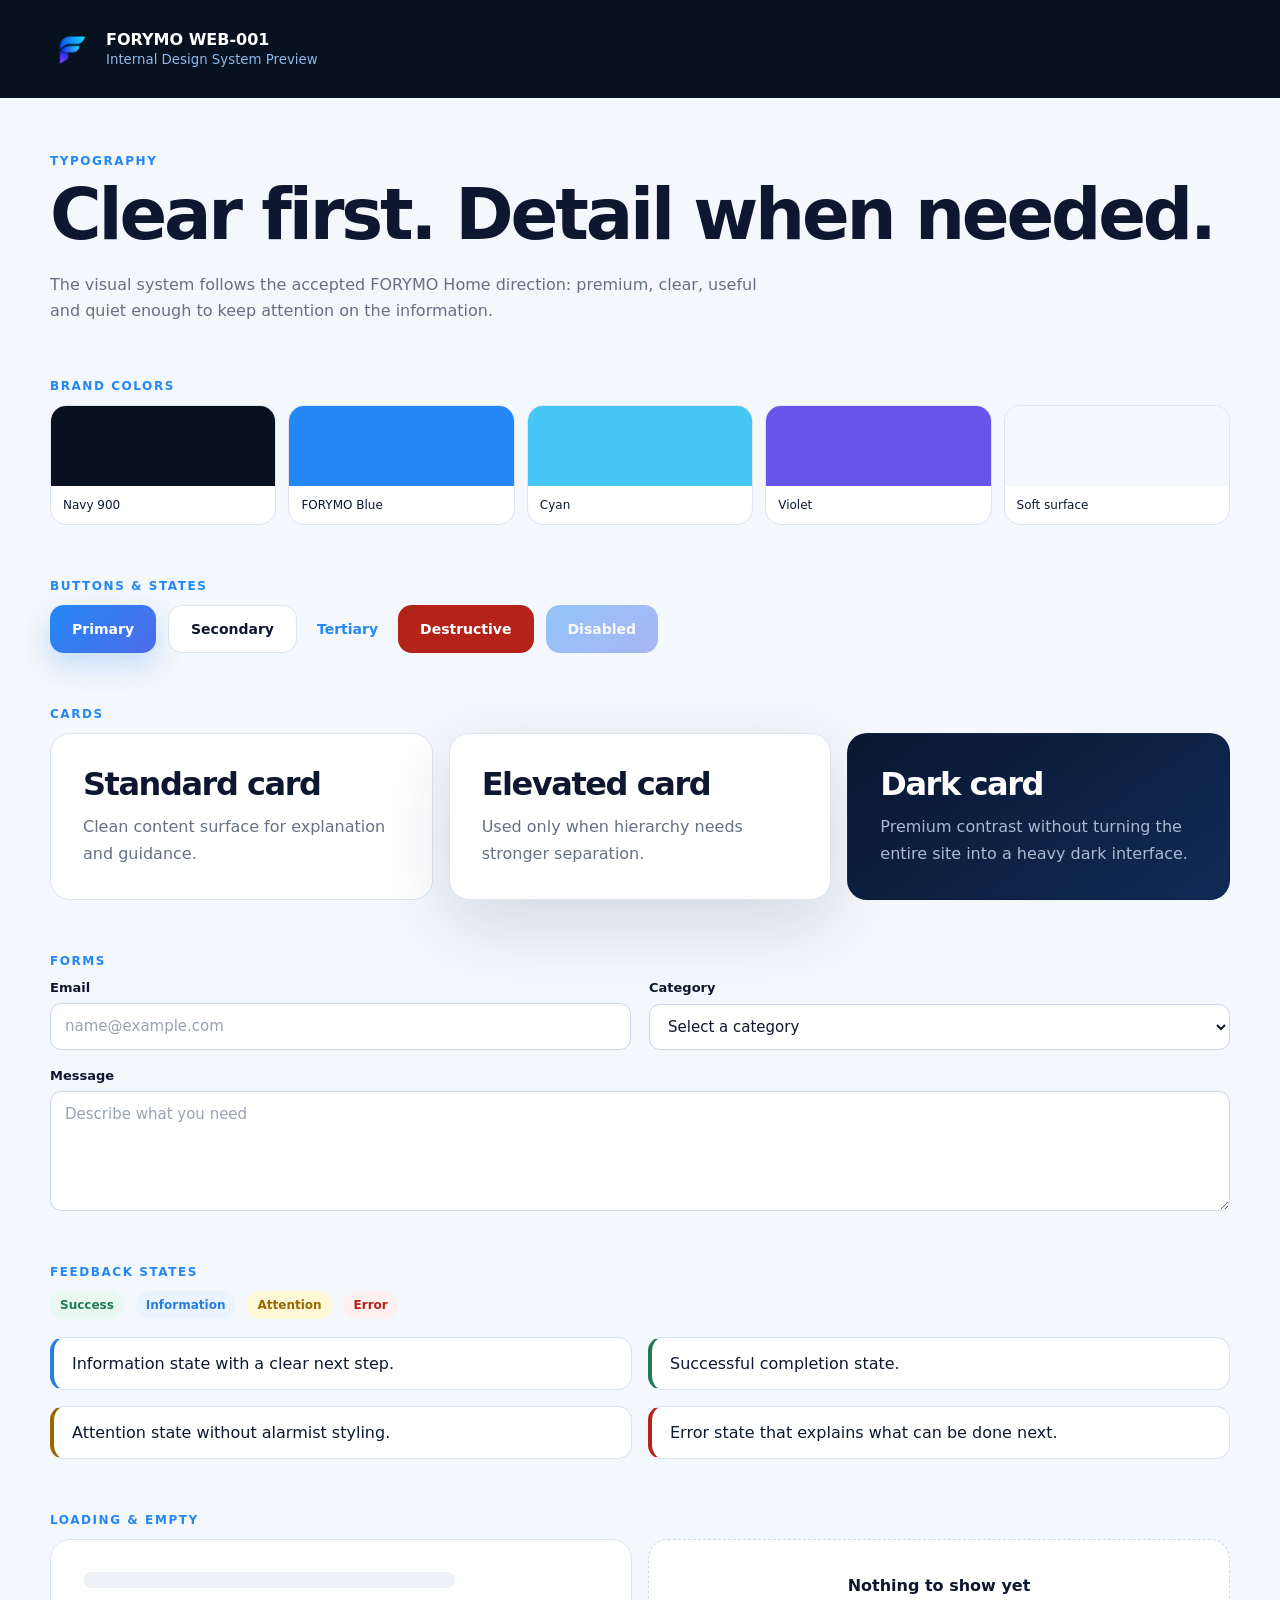
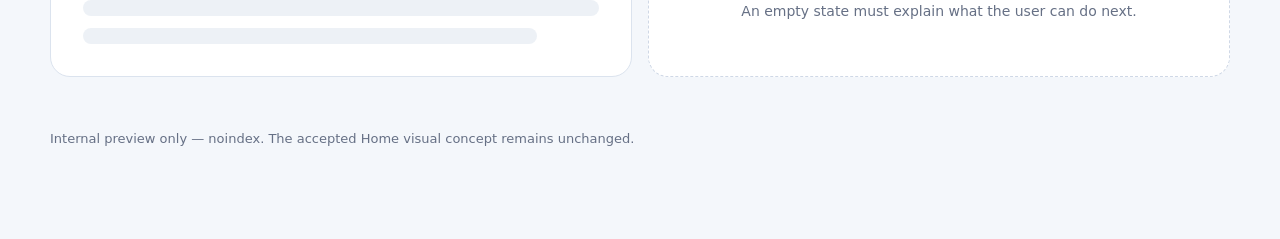
<file: internal/design-system/index.html>
<!doctype html>
<html lang="en">
<head>
  <meta charset="utf-8" />
  <meta name="viewport" content="width=device-width, initial-scale=1" />
  <meta name="robots" content="noindex,nofollow" />
  <meta name="theme-color" content="#081225" />
  <link rel="icon" href="../../assets/favicon.webp" type="image/webp" />
  <link rel="stylesheet" href="../../design-system.css" />
  <style>
    *{box-sizing:border-box}body{margin:0;font-family:var(--focivo-font);background:var(--focivo-soft);color:var(--focivo-ink)}.top{background:var(--focivo-navy-900);color:#fff;padding:28px 0}.top-row{display:flex;align-items:center;gap:14px}.top img{width:42px;height:42px}.top small{color:#8eb8ea}.preview{padding:56px 0 80px}.block{margin-bottom:54px}.swatches{display:grid;grid-template-columns:repeat(auto-fit,minmax(140px,1fr));gap:12px}.swatch{border-radius:16px;overflow:hidden;border:1px solid var(--focivo-line);background:#fff}.color{height:80px}.swatch p{margin:0;padding:12px;font-size:12px}.button-row,.status-row{display:flex;flex-wrap:wrap;gap:12px}.cards{display:grid;grid-template-columns:repeat(3,1fr);gap:16px}.form-demo{display:grid;grid-template-columns:1fr 1fr;gap:18px}.state-grid{display:grid;grid-template-columns:1fr 1fr;gap:16px}.caption{color:var(--focivo-muted);font-size:13px;margin-top:8px}@media(max-width:780px){.cards,.form-demo,.state-grid{grid-template-columns:1fr}}
  </style>
  <title>FORYMO WEB-001 Design System Preview</title>
</head>
<body>
  <header class="top"><div class="ds-shell top-row"><img src="../../assets/focivo-symbol.webp" alt="" /><div><strong>FORYMO WEB-001</strong><br><small>Internal Design System Preview</small></div></div></header>
  <main class="preview"><div class="ds-shell">
    <section class="block"><span class="ds-kicker">Typography</span><h1 class="ds-h1">Clear first. Detail when needed.</h1><p class="ds-body" style="max-width:720px;margin-top:20px">The visual system follows the accepted FORYMO Home direction: premium, clear, useful and quiet enough to keep attention on the information.</p></section>

    <section class="block"><span class="ds-kicker">Brand colors</span><div class="swatches"><div class="swatch"><div class="color" style="background:var(--focivo-navy-900)"></div><p>Navy 900</p></div><div class="swatch"><div class="color" style="background:var(--focivo-blue)"></div><p>FORYMO Blue</p></div><div class="swatch"><div class="color" style="background:var(--focivo-cyan)"></div><p>Cyan</p></div><div class="swatch"><div class="color" style="background:var(--focivo-violet)"></div><p>Violet</p></div><div class="swatch"><div class="color" style="background:var(--focivo-soft)"></div><p>Soft surface</p></div></div></section>

    <section class="block"><span class="ds-kicker">Buttons & states</span><div class="button-row"><button class="ds-button ds-button-primary">Primary</button><button class="ds-button ds-button-secondary">Secondary</button><button class="ds-button ds-button-tertiary">Tertiary</button><button class="ds-button ds-button-danger">Destructive</button><button class="ds-button ds-button-primary" disabled>Disabled</button></div></section>

    <section class="block"><span class="ds-kicker">Cards</span><div class="cards"><article class="ds-card"><h3 class="ds-h3">Standard card</h3><p class="ds-body" style="margin-top:12px">Clean content surface for explanation and guidance.</p></article><article class="ds-card ds-card-elevated"><h3 class="ds-h3">Elevated card</h3><p class="ds-body" style="margin-top:12px">Used only when hierarchy needs stronger separation.</p></article><article class="ds-card ds-card-dark"><h3 class="ds-h3">Dark card</h3><p class="ds-body" style="margin-top:12px">Premium contrast without turning the entire site into a heavy dark interface.</p></article></div></section>

    <section class="block"><span class="ds-kicker">Forms</span><div class="form-demo"><label class="ds-field"><span class="ds-label">Email</span><input class="ds-input" type="email" placeholder="name@example.com" /></label><label class="ds-field"><span class="ds-label">Category</span><select class="ds-select"><option>Select a category</option><option>Support</option><option>Learn</option></select></label><label class="ds-field" style="grid-column:1/-1"><span class="ds-label">Message</span><textarea class="ds-textarea" placeholder="Describe what you need"></textarea></label></div></section>

    <section class="block"><span class="ds-kicker">Feedback states</span><div class="status-row"><span class="ds-status ds-status-success">Success</span><span class="ds-status ds-status-info">Information</span><span class="ds-status ds-status-warning">Attention</span><span class="ds-status ds-status-error">Error</span></div><div class="state-grid" style="margin-top:18px"><div class="ds-message ds-message-info">Information state with a clear next step.</div><div class="ds-message ds-message-success">Successful completion state.</div><div class="ds-message ds-message-warning">Attention state without alarmist styling.</div><div class="ds-message ds-message-error">Error state that explains what can be done next.</div></div></section>

    <section class="block"><span class="ds-kicker">Loading & empty</span><div class="state-grid"><div class="ds-card"><span class="ds-skeleton" style="width:72%"></span><span class="ds-skeleton" style="width:100%;margin-top:12px"></span><span class="ds-skeleton" style="width:88%;margin-top:12px"></span></div><div class="ds-empty"><strong>Nothing to show yet</strong><span>An empty state must explain what the user can do next.</span></div></div></section>

    <p class="caption">Internal preview only — noindex. The accepted Home visual concept remains unchanged.</p>
  </div></main>
</body>
</html>
</file>
<file: styles.css>
:root{--bg:#07111f;--bg2:#0b1830;--ink:#0d1830;--muted:#667085;--line:#dbe3ee;--soft:#f4f7fb;--white:#fff;--blue:#2388f5;--cyan:#46c7f5;--violet:#6655e8;--max:1180px;--radius:24px;--shadow:0 24px 70px rgba(15,35,75,.14)}

*{box-sizing:border-box}
html{scroll-behavior:smooth}
body{margin:0;font-family:Inter,ui-sans-serif,system-ui,-apple-system,BlinkMacSystemFont,"Segoe UI",sans-serif;color:var(--ink);background:#fff;line-height:1.55;-webkit-font-smoothing:antialiased}
a{color:inherit;text-decoration:none}
button{font:inherit}
.shell{width:min(calc(100% - 40px),var(--max));margin:0 auto}
.skip{position:absolute;left:-9999px;top:8px;background:#fff;padding:10px 14px;z-index:1000}
.skip:focus{left:8px}
.site-header{position:fixed;inset:0 0 auto;z-index:100;background:rgba(7,17,31,.76);backdrop-filter:blur(18px);border-bottom:1px solid rgba(255,255,255,.07)}
.nav-wrap{height:78px;display:flex;align-items:center;gap:34px}
.brand{display:flex;align-items:center;min-width:150px}
.brand img{width:142px;height:46px;object-fit:contain;object-position:left center;filter:brightness(0) invert(1)}
.nav{display:flex;gap:26px;margin:auto;font-size:14px;color:#cbd8eb}
.nav a:hover{color:#fff}
.nav-actions{display:flex;align-items:center;gap:18px}
.language-selector{position:relative}
.language-trigger{min-width:92px;height:42px;display:flex;align-items:center;justify-content:center;gap:8px;border:1px solid rgba(255,255,255,.16);border-radius:11px;background:rgba(255,255,255,.06);color:#fff;padding:0 11px;cursor:pointer;transition:.2s background,.2s border-color}
.language-trigger:hover,.language-trigger[aria-expanded="true"]{background:rgba(255,255,255,.12);border-color:rgba(105,190,255,.55)}
.language-trigger strong{font-size:13px;letter-spacing:.04em}
.language-chevron{font-size:13px;color:#9eb0c9;transition:.2s transform}
.language-trigger[aria-expanded="true"] .language-chevron{transform:rotate(180deg)}
.language-menu{position:absolute;right:0;top:calc(100% + 10px);width:286px;max-height:min(70vh,620px);overflow:auto;padding:10px;background:#fff;border:1px solid #dfe7f2;border-radius:16px;box-shadow:0 24px 70px rgba(4,17,38,.28);color:#17243a;z-index:300}
.language-menu[hidden]{display:none}
.language-option{width:100%;display:flex;align-items:center;justify-content:space-between;gap:14px;border:0;border-radius:10px;background:transparent;color:#1c2a40;text-align:left;padding:10px 11px;cursor:pointer}
.language-option:not(:disabled):hover,.language-option.active{background:#edf6ff;color:#0a66bb}
.language-option:disabled{cursor:not-allowed;color:#738197;opacity:.76}
.language-option span{font-weight:720;font-size:13px}
.language-option small{font-size:10px;font-weight:800;letter-spacing:.04em;color:#74839a;text-transform:uppercase}
.language-option.active small{color:#1478db}
.language-menu-divider{height:1px;background:#e7edf5;margin:8px 3px}
.language-menu-label{margin:8px 11px 5px;color:#8a96a8;font-size:10px;font-weight:850;letter-spacing:.11em;text-transform:uppercase}
.button{display:inline-flex;align-items:center;justify-content:center;min-height:50px;padding:0 24px;border-radius:14px;background:linear-gradient(135deg,var(--blue),#4f6bea);color:#fff;font-weight:760;box-shadow:0 12px 28px rgba(35,136,245,.24);transition:.2s transform,.2s box-shadow}
.button:hover{transform:translateY(-2px);box-shadow:0 16px 34px rgba(35,136,245,.32)}
.button-small{min-height:40px;padding:0 16px;border-radius:11px;font-size:13px}
.menu-btn{display:none;border:0;background:none;width:38px;height:38px;padding:8px}
.menu-btn span{height:2px;background:#fff;display:block;margin:5px 0}
.hero{min-height:850px;padding:164px 0 110px;background:radial-gradient(circle at 70% 26%,rgba(39,110,235,.22),transparent 28%),linear-gradient(135deg,#07111f 0%,#09182d 55%,#0c1832 100%);color:#fff;position:relative;overflow:hidden}
.hero:after{content:"";position:absolute;left:0;right:0;bottom:-1px;height:90px;background:linear-gradient(to bottom right,transparent 49.5%,#fff 50%)}
.hero-glow{position:absolute;border-radius:50%;filter:blur(10px);opacity:.4}
.glow-a{width:340px;height:340px;background:#1b65cf;right:-120px;top:170px}
.glow-b{width:250px;height:250px;background:#6039cb;left:44%;bottom:-80px}
.hero-grid{position:relative;z-index:2;display:grid;grid-template-columns:.92fr 1.08fr;gap:70px;align-items:center}
.eyebrow{display:flex;align-items:center;gap:10px;color:#8eb8ea;text-transform:uppercase;letter-spacing:.12em;font-weight:800;font-size:12px}
.eyebrow>span:first-child{width:28px;height:1px;background:#4fb6f0}
.hero h1{font-size:clamp(48px,5.5vw,76px);line-height:1.02;letter-spacing:-.055em;margin:20px 0 24px;max-width:690px}
.hero-lead{font-size:19px;line-height:1.7;color:#acbdd3;max-width:610px}
.hero-actions{display:flex;align-items:center;gap:26px;margin:34px 0 48px}
.text-link{display:flex;gap:10px;align-items:center;color:#e5edf8;font-weight:700}
.trust-row{display:flex;gap:26px;border-top:1px solid rgba(255,255,255,.1);padding-top:26px}
.trust-row div{display:flex;flex-direction:column;gap:3px}
.trust-row strong{font-size:13px}
.trust-row span{font-size:12px;color:#8395ae}
.hero-visual{position:relative}
.app-frame{background:#f7f9fc;border:1px solid rgba(255,255,255,.16);border-radius:26px;box-shadow:0 42px 110px rgba(0,0,0,.36);overflow:hidden;transform:perspective(1200px) rotateY(-5deg) rotateX(1deg)}
.app-topbar{height:58px;background:#fff;border-bottom:1px solid #e8edf4;display:flex;align-items:center;justify-content:space-between;padding:0 18px;color:#1a2b47}
.window-dots{display:flex;gap:6px}
.window-dots i{width:8px;height:8px;border-radius:50%;background:#c7d0dc}
.mini-brand{display:flex;align-items:center;gap:8px;font-size:11px;font-weight:900;letter-spacing:.08em}
.mini-brand img{width:23px;height:23px;object-fit:contain}
.avatar{width:28px;height:28px;border-radius:9px;background:#eaf2fd;display:grid;place-items:center;font-size:10px;color:#2678d8;font-weight:800}
.app-body{display:grid;grid-template-columns:140px 1fr;min-height:440px}
.app-side{padding:26px 12px;background:#0b1830;color:#9db0c8}
.side-item{display:flex;align-items:center;gap:9px;font-size:10px;padding:10px 12px;border-radius:9px;margin-bottom:6px}
.side-item b{font-size:10px;color:#6f89aa}
.side-item.active{background:#152747;color:#fff}
.side-item.active b{color:#44b9f3}
.app-content{padding:28px;color:#17253c}
.mock-head{display:flex;justify-content:space-between;gap:15px;align-items:center}
.mock-head small{color:#8794a8;font-size:10px}
.mock-head h3{font-size:21px;margin:4px 0 0;letter-spacing:-.03em}
.status-dot{font-size:9px;padding:6px 9px;border-radius:20px;color:#1d7c55;background:#eaf8f2}
.stat-grid{display:grid;grid-template-columns:repeat(3,1fr);gap:10px;margin:22px 0}
.stat{background:#fff;border:1px solid #e7ecf3;border-radius:13px;padding:14px;display:grid;gap:4px}
.stat span{font-size:9px;color:#7e8b9f}
.stat strong{font-size:22px}
.stat em{font-style:normal;font-size:9px;color:#3d8b6d}
.today-card{background:#fff;border:1px solid #e7ecf3;border-radius:16px;padding:16px}
.today-title{display:flex;justify-content:space-between;font-size:10px;color:#6b7a90;margin-bottom:8px}
.task-row{display:grid;grid-template-columns:20px 1fr auto;align-items:center;gap:9px;padding:12px 0;border-top:1px solid #eef2f6}
.check{width:17px;height:17px;border:1px solid #ced8e5;border-radius:5px;display:grid;place-items:center;font-size:10px;color:#fff}
.check.on{background:#2a91ef;border-color:#2a91ef}
.task-row div{display:grid}
.task-row b{font-size:10px}
.task-row small{font-size:8px;color:#9aa5b5}
.pill{font-size:8px;color:#317a61;background:#eaf7f1;border-radius:20px;padding:5px 7px}
.pill.neutral{color:#6c7a8f;background:#f0f3f7}
.section{padding:110px 0}
.intro{padding-top:125px}
.section-heading{max-width:580px}
.section-heading.narrow{margin:0 auto 56px;text-align:center;max-width:760px}
.kicker{display:block;color:#2c83e4;font-size:12px;text-transform:uppercase;letter-spacing:.13em;font-weight:850;margin-bottom:14px}
.section-heading h2,.platform-card h2,.trust-box h2,.cta-box h2{font-size:clamp(34px,4vw,52px);line-height:1.08;letter-spacing:-.045em;margin:0 0 18px}
.section-heading p,.platform-card p,.cta-box p{color:var(--muted);font-size:17px;line-height:1.75}
.feature-grid{display:grid;grid-template-columns:repeat(3,1fr);gap:18px}
.feature-card{border:1px solid var(--line);border-radius:20px;padding:28px;min-height:245px;background:#fff;transition:.2s transform,.2s box-shadow}
.feature-card:hover{transform:translateY(-4px);box-shadow:var(--shadow)}
.feature-card.featured{background:linear-gradient(145deg,#0a1730,#102b57);color:#fff;border-color:transparent}
.feature-icon{font-size:11px;font-weight:900;color:#2f8be9;border-bottom:1px solid #dce4ef;padding-bottom:22px;margin-bottom:28px}
.featured .feature-icon{color:#5bc9f5;border-color:rgba(255,255,255,.12)}
.feature-card h3{font-size:21px;letter-spacing:-.03em;margin:0 0 12px}
.feature-card p{font-size:14px;color:#758297;line-height:1.7;margin:0}
.featured p{color:#a9bad2}
.flow{background:var(--soft)}
.flow-grid{display:grid;grid-template-columns:.9fr 1.1fr;gap:90px}
.sticky-copy{align-self:start;position:sticky;top:120px}
.steps{display:grid;gap:16px}
.steps article{display:grid;grid-template-columns:54px 1fr;gap:18px;background:#fff;border:1px solid #e2e8f1;border-radius:18px;padding:24px}
.steps article>span{width:44px;height:44px;border-radius:13px;background:#eaf3fe;color:#247fde;display:grid;place-items:center;font-weight:900;font-size:11px}
.steps h3{margin:0 0 7px;font-size:20px}
.steps p{margin:0;color:#718096;font-size:14px;line-height:1.7}
.platforms{background:#fff}
.platform-grid{display:grid;grid-template-columns:1fr 1fr;gap:22px}
.platform-card{border:1px solid var(--line);border-radius:28px;padding:42px;min-height:520px;display:flex;flex-direction:column;align-items:flex-start;overflow:hidden;position:relative}
.primary-card{background:linear-gradient(150deg,#09162a,#102b54);color:#fff;border-color:transparent}
.platform-tag{font-size:11px;text-transform:uppercase;letter-spacing:.1em;font-weight:850;color:#69c5f0;background:rgba(87,180,240,.12);padding:7px 10px;border-radius:99px}
.platform-tag.muted{color:#586a83;background:#edf2f7}
.platform-icon{width:94px;height:94px;border-radius:24px;background:rgba(255,255,255,.08);display:grid;place-items:center;margin:52px 0 36px}
.platform-icon.mobile{background:#f3f6fa}
.platform-icon img{width:68px;height:68px;object-fit:contain}
.platform-card h2{font-size:39px}
.primary-card p{color:#adbed3}
.platform-meta{display:flex;gap:8px;flex-wrap:wrap;margin:12px 0 28px}
.platform-meta span{font-size:11px;padding:6px 9px;border-radius:8px;background:#f1f4f8;color:#66748a}
.primary-card .platform-meta span{background:rgba(255,255,255,.08);color:#c4d3e5}
.platform-card .button{margin-top:auto}
.soft-link{margin-top:auto;color:#6d7a8d;font-size:13px;font-weight:700}
.platform-heading{grid-column:1/-1;margin-bottom:20px}
.sunshine-page{padding-top:148px;min-height:100vh}
.sunshine-page-header .brand{min-width:190px}
.sunshine{background:linear-gradient(145deg,#fff8e9 0%,#fffdf8 48%,#f7fbff 100%);position:relative;overflow:hidden}
.sunshine:before{content:"";position:absolute;width:520px;height:520px;border-radius:50%;background:radial-gradient(circle,rgba(255,190,65,.22),rgba(255,190,65,0) 70%);right:-160px;top:-200px;pointer-events:none}
.sunshine-intro{position:relative;display:grid;grid-template-columns:1fr 300px;gap:64px;align-items:center;margin-bottom:46px}
.sunshine-badge{display:inline-flex;padding:7px 11px;border-radius:99px;background:#fff0c8;color:#946200;font-size:11px;font-weight:850;letter-spacing:.09em;text-transform:uppercase}
.sunshine-copy h2{font-size:clamp(42px,5vw,64px);line-height:1;letter-spacing:-.05em;margin:22px 0 20px;color:#15243b}
.sunshine-lead{font-size:17px;line-height:1.75;color:#667085;margin:0}
.sunshine-meta{display:flex;flex-wrap:wrap;gap:8px;margin:25px 0 14px}
.sunshine-meta span{font-size:11px;font-weight:750;padding:7px 10px;border-radius:9px;background:#fff;border:1px solid #eadfca;color:#6e5b36}
.sunshine-plan{margin:0 0 16px;color:#8a640f;font-size:14px;font-weight:800}
.sunshine-status{margin:0;padding:15px 17px;border-left:3px solid #e8ab24;background:rgba(255,255,255,.72);color:#6f7784;font-size:13px;line-height:1.65}
.sunshine-logo-card{min-height:300px;border:1px solid #eadfca;border-radius:30px;background:rgba(255,255,255,.88);box-shadow:0 24px 70px rgba(111,83,28,.12);display:grid;place-items:center;padding:30px}
.sunshine-logo-card img{max-width:220px;max-height:230px;object-fit:contain}
.sunshine-dashboard{position:relative;border:1px solid #e5d8c0;border-radius:28px;background:#fff9ed;padding:28px;box-shadow:0 28px 80px rgba(84,65,36,.15)}
.sunshine-dashboard-top{display:flex;align-items:center;justify-content:space-between;gap:24px}
.sunshine-dashboard-brand{display:flex;align-items:center;gap:16px}
.sunshine-dashboard-brand img{width:72px;height:72px;object-fit:contain}
.sunshine-dashboard-brand div{display:flex;flex-direction:column}
.sunshine-dashboard-brand strong{font-size:28px;color:#b88d3f;letter-spacing:-.03em}
.sunshine-dashboard-brand span{font-size:13px;color:#776b58}
.sunshine-dashboard-actions{display:flex;gap:10px;align-items:center}
.sunshine-dashboard-actions span{padding:9px 12px;border-radius:9px;background:#ebd6aa;color:#544124;font-size:11px;font-weight:750}
.sunshine-rule{height:2px;background:#b88d3f;margin:18px 0}
.sunshine-dashboard h3{margin:0 0 14px;color:#544124;font-size:20px}
.sunshine-dashboard-grid{display:grid;grid-template-columns:repeat(4,1fr);gap:12px}
.sunshine-dashboard-grid article{min-height:178px;padding:16px;border:1px solid #e5d8c0;border-radius:16px;background:#fffcf6;display:flex;flex-direction:column;align-items:center;text-align:center}
.sunshine-dashboard-grid b{font-size:27px;line-height:1;color:#b88d3f;margin:5px 0 11px}
.sunshine-dashboard-grid strong{font-size:14px;color:#544124}
.sunshine-dashboard-grid p{font-size:11px;line-height:1.45;color:#776b58;margin:8px 0}
.sunshine-dashboard-grid span{margin-top:auto;padding:7px 11px;border-radius:8px;background:#ebd6aa;color:#544124;font-size:10px;font-weight:750}
.sunshine-dashboard>small{display:block;margin-top:16px;color:#776b58;font-size:10px}
..trust{padding-top:20px}
.trust-box{background:#f7f9fc;border:1px solid var(--line);border-radius:30px;padding:55px;display:grid;grid-template-columns:1fr 1fr;gap:75px;align-items:center}
.trust-box h2{font-size:40px}
.trust-points{display:grid;gap:12px}
.trust-points div{display:flex;gap:12px;align-items:flex-start;border-bottom:1px solid #e5eaf1;padding:12px 0}
.trust-points span{width:24px;height:24px;border-radius:50%;background:#e9f4ff;color:#2685e4;display:grid;place-items:center;font-weight:900;font-size:12px}
.trust-points p{margin:1px 0 0;color:#56657a;font-size:14px}
.faq{padding-top:95px}
.faq-grid{display:grid;grid-template-columns:.75fr 1.25fr;gap:80px}
.accordion{border-top:1px solid var(--line)}
details{border-bottom:1px solid var(--line);padding:4px 0}
summary{list-style:none;cursor:pointer;font-size:17px;font-weight:760;padding:22px 36px 22px 0;position:relative}
summary::-webkit-details-marker{display:none}
summary:after{content:"+";position:absolute;right:4px;font-size:23px;font-weight:400;color:#7e8b9f}
details[open] summary:after{content:"−"}
details p{color:#6d7a8e;max-width:660px;margin:-4px 0 24px;line-height:1.75;font-size:14px}
.cta-section{padding:20px 0 110px}
.cta-box{background:radial-gradient(circle at 50% 0,rgba(53,150,242,.25),transparent 34%),linear-gradient(145deg,#071120,#0c1d39);border-radius:32px;text-align:center;color:#fff;padding:76px 30px;position:relative;overflow:hidden}
.cta-box img{width:72px;height:72px;object-fit:contain;margin-bottom:20px}
.cta-box h2{max-width:720px;margin:0 auto 16px}
.cta-box p{color:#a8b9d0;max-width:650px;margin:0 auto 28px}
.button.light{background:#fff;color:#10203a;box-shadow:none}
.footer{background:#06101e;color:#92a4bb;padding:55px 0}
.footer-grid{display:grid;grid-template-columns:1fr auto;gap:35px;align-items:end}
.footer-brand img{width:140px;height:48px;object-fit:contain;object-position:left center;filter:brightness(0) invert(1)}
.footer-brand p{margin:8px 0 0;font-size:13px}
.footer-links{display:flex;gap:22px;font-size:13px;color:#b7c6d8}
.footer-end{grid-column:1/-1;border-top:1px solid rgba(255,255,255,.08);padding-top:20px;display:flex;justify-content:space-between;font-size:11px;color:#61748f}
.function-guide{margin-top:96px;padding-top:74px;border-top:1px solid #dce5f0}
.function-guide-heading{max-width:800px;margin:0 auto 42px;text-align:center}
.function-guide-heading h2{font-size:clamp(34px,4vw,50px);line-height:1.08;letter-spacing:-.045em;margin:0 0 18px}
.function-guide-heading p{max-width:720px;margin:0 auto;color:var(--muted);font-size:17px;line-height:1.75}
.function-guide-workspace{display:grid;grid-template-columns:320px 1fr;gap:22px;align-items:start}
.function-guide-list{display:grid;gap:8px;max-height:720px;overflow:auto;padding:2px 7px 2px 2px;scrollbar-width:thin;scrollbar-color:#b8c7d9 transparent}
.function-guide-tab{width:100%;min-height:58px;border:1px solid #dce4ee;border-radius:14px;background:#fff;color:#314158;padding:10px 13px;display:grid;grid-template-columns:34px 1fr 18px;gap:10px;align-items:center;text-align:left;cursor:pointer;transition:.18s transform,.18s border-color,.18s background,.18s color}
.function-guide-tab:hover{transform:translateX(3px);border-color:#a9c8ed}
.function-guide-tab>span{width:32px;height:32px;border-radius:9px;background:#edf4fd;color:#247fde;display:grid;place-items:center;font-size:10px;font-weight:900}
.function-guide-tab>strong{font-size:14px}
.function-guide-tab>b{font-size:16px;color:#9aa8ba}
.function-guide-tab.is-active{background:linear-gradient(135deg,#0b1a33,#123365);color:#fff;border-color:transparent;box-shadow:0 14px 32px rgba(15,47,94,.2)}
.function-guide-tab.is-active>span{background:rgba(83,193,246,.16);color:#6cd2ff}
.function-guide-tab.is-active>b{color:#6cd2ff}
.function-guide-tab:focus-visible{outline:3px solid rgba(35,136,245,.28);outline-offset:2px}
.function-guide-panel{min-height:720px;border-radius:25px;background:#fff;border:1px solid #dce4ee;box-shadow:0 24px 60px rgba(23,49,84,.09);overflow:hidden}
.function-guide-panel-head{display:grid;grid-template-columns:74px 1fr;gap:22px;padding:38px;background:radial-gradient(circle at 88% 15%,rgba(52,150,245,.22),transparent 30%),linear-gradient(145deg,#08162a,#10315f);color:#fff}
.function-guide-panel-head>span{width:68px;height:68px;border-radius:19px;background:rgba(83,193,246,.14);color:#67d0ff;display:grid;place-items:center;font-size:16px;font-weight:900}
.function-guide-panel-head small{color:#79cffa;font-size:10px;letter-spacing:.14em;font-weight:850}
.function-guide-panel-head h3{margin:5px 0 10px;font-size:36px;line-height:1.05;letter-spacing:-.035em}
.function-guide-panel-head p{max-width:700px;margin:0;color:#b8c8dc;font-size:15px;line-height:1.7}
.function-guide-detail{padding:34px 38px 40px;display:grid;gap:25px}
.function-guide-detail section{padding-bottom:23px;border-bottom:1px solid #e6ebf2}
.function-guide-detail h4{margin:0 0 10px;color:#1478db;font-size:12px;letter-spacing:.1em;text-transform:uppercase}
.function-guide-detail p{margin:0;color:#617087;font-size:15px;line-height:1.75}
.function-guide-detail ol{margin:0;padding-left:22px;display:grid;gap:11px;color:#4f5f75}
.function-guide-detail li{padding-left:5px;font-size:15px;line-height:1.65}
.function-guide-detail li::marker{color:#2685e4;font-weight:850}
.function-guide-detail aside{border-left:3px solid #2a91ef;background:#eef6ff;border-radius:0 13px 13px 0;padding:16px 18px}
.function-guide-detail aside strong{display:block;color:#176fc5;font-size:12px;text-transform:uppercase;letter-spacing:.08em;margin-bottom:5px}
.function-guide-detail aside p{font-size:13px;color:#53677f}

.language-commitment{background:linear-gradient(180deg,#f7faff 0%,#fff 100%)}
.language-heading{text-align:center;margin:0 auto 48px}
.language-foundations{display:grid;grid-template-columns:repeat(4,1fr);gap:15px}
.language-foundations article{min-height:255px;padding:25px;background:#fff;border:1px solid #dce5f0;border-radius:19px;box-shadow:0 14px 42px rgba(22,54,96,.07)}
.language-foundations article>span{width:42px;height:42px;display:grid;place-items:center;border-radius:12px;background:#eaf4ff;color:#1478db;font-size:12px;font-weight:850;margin-bottom:30px}
.language-foundations h3{font-size:19px;margin:0 0 10px;letter-spacing:-.02em}
.language-foundations p{margin:0;color:#66758b;font-size:14px;line-height:1.75}
.language-roadmap{margin-top:20px;background:#0b1c35;border-radius:26px;padding:34px;color:#fff;box-shadow:0 24px 65px rgba(12,39,78,.19)}
.language-roadmap-head{display:grid;grid-template-columns:1fr 1fr;gap:50px;align-items:end;padding-bottom:25px;border-bottom:1px solid rgba(255,255,255,.12)}
.language-roadmap-head h3{font-size:29px;line-height:1.2;margin:8px 0 0;letter-spacing:-.035em}
.language-roadmap-head p{margin:0;color:#aebdd1;font-size:14px;line-height:1.75}
.language-status-grid{display:grid;grid-template-columns:repeat(4,1fr);gap:10px;margin-top:25px}
.language-status{position:relative;min-height:92px;display:grid;grid-template-columns:1fr auto;align-content:center;gap:3px 10px;background:rgba(255,255,255,.055);border:1px solid rgba(255,255,255,.1);border-radius:14px;padding:15px}
.language-status strong{font-size:13px;line-height:1.35}
.language-status>span{font-size:10px;font-weight:850;color:#8396af;letter-spacing:.06em}
.language-status small{grid-column:1/-1;color:#8798ad;font-size:9px;font-weight:800;letter-spacing:.08em;text-transform:uppercase}
.language-status.is-ready{background:linear-gradient(135deg,rgba(31,135,242,.24),rgba(67,99,229,.15));border-color:rgba(71,177,255,.42)}
.language-status.is-ready>span,.language-status.is-ready small{color:#68c9ff}

@media(max-width:1120px){.nav{display:none}
.nav-actions .button-small{display:none}
.menu-btn{display:block;margin-left:auto}
.nav-actions{margin-left:auto}
.hero{padding-top:140px}
.hero-grid{grid-template-columns:1fr;gap:60px}
.hero-copy{max-width:760px}
.app-frame{transform:none;max-width:760px;margin:auto}
.feature-grid{grid-template-columns:repeat(2,1fr)}
.flow-grid,.faq-grid{grid-template-columns:1fr;gap:50px}
.sticky-copy{position:static}
.function-guide-workspace{grid-template-columns:270px 1fr}
.trust-box{grid-template-columns:1fr;gap:35px}
.language-foundations{grid-template-columns:repeat(2,1fr)}
.language-status-grid{grid-template-columns:repeat(3,1fr)}
.sunshine-intro{grid-template-columns:1fr;gap:34px}
.sunshine-logo-card{min-height:240px}
.sunshine-dashboard-grid{grid-template-columns:repeat(2,1fr)}
.nav.open{display:flex;position:absolute;top:78px;left:0;right:0;background:#07111f;padding:20px;flex-direction:column;border-top:1px solid rgba(255,255,255,.08)}
}

@media(max-width:700px){.shell{width:min(calc(100% - 28px),var(--max))}
.nav-wrap{height:68px}
.brand img{width:120px}
.language-trigger{min-width:78px;height:38px;padding:0 9px}
.language-trigger>span:first-child{display:none}
.language-menu{position:fixed;top:76px;left:14px;right:14px;width:auto;max-height:calc(100vh - 96px)}
.hero{min-height:auto;padding:125px 0 95px}
.sunshine-page{padding-top:118px}
.sunshine-page-header .brand{min-width:120px}
.hero:after{height:45px}
.hero h1{font-size:46px}
.hero-lead{font-size:16px}
.hero-actions{align-items:flex-start;flex-direction:column}
.trust-row{display:grid;grid-template-columns:1fr 1fr}
.app-body{grid-template-columns:1fr}
.app-side{display:none}
.app-content{padding:20px}
.stat-grid{gap:7px}
.stat{padding:10px}
.section{padding:78px 0}
.feature-grid,.platform-grid{grid-template-columns:1fr}
.sunshine-dashboard{padding:18px}
.sunshine-dashboard-top{align-items:flex-start;flex-direction:column}
.sunshine-dashboard-actions{flex-wrap:wrap}
.sunshine-dashboard-grid{grid-template-columns:1fr 1fr}
.sunshine-dashboard-grid article{min-height:160px}
.feature-card{min-height:210px}
.flow-grid{gap:38px}
.function-guide{margin-top:65px;padding-top:55px}
.function-guide-heading{text-align:left;margin-bottom:28px}
.function-guide-heading p{font-size:15px}
.function-guide-workspace{grid-template-columns:1fr}
.function-guide-list{display:flex;max-height:none;overflow-x:auto;padding:2px 2px 10px;scroll-snap-type:x mandatory}
.function-guide-tab{min-width:190px;scroll-snap-align:start}
.function-guide-panel{min-height:0}
.function-guide-panel-head{grid-template-columns:54px 1fr;gap:15px;padding:25px 22px}
.function-guide-panel-head>span{width:52px;height:52px;border-radius:15px}
.function-guide-panel-head h3{font-size:28px}
.function-guide-panel-head p{font-size:13px}
.function-guide-detail{padding:25px 22px 28px;gap:20px}
.function-guide-detail p,.function-guide-detail li{font-size:14px}
.platform-card{padding:30px;min-height:480px}
.trust-box{padding:32px 24px}
.language-foundations{grid-template-columns:1fr}
.language-foundations article{min-height:auto}
.language-roadmap{padding:24px 18px;border-radius:20px}
.language-roadmap-head{grid-template-columns:1fr;gap:16px}
.language-roadmap-head h3{font-size:25px}
.language-status-grid{grid-template-columns:repeat(2,1fr)}
.faq-grid{gap:26px}
.cta-box{padding:58px 22px}
.footer-grid{grid-template-columns:1fr}
.footer-links{flex-wrap:wrap}
.footer-end{flex-direction:column;gap:6px}
.task-row{grid-template-columns:20px 1fr}
.task-row .pill{display:none}
}


/* Localization: logical direction, wrapped translated text, and mixed-script isolation.
   Existing LTR layout is unchanged except for wrapping in localized preview pages. */
html[dir="rtl"] .skip{left:auto;right:8px;clip-path:inset(50%)}
html[dir="rtl"] .skip:focus{left:auto;right:8px;clip-path:none}
html[dir="rtl"] .language-menu{right:auto;left:0}
html[dir="rtl"] .language-option,html[dir="rtl"] .function-guide-tab{text-align:start}
html[dir="rtl"] .function-guide-tab:hover{transform:translateX(-3px)}
html[dir="rtl"] .function-guide-tab>b,html[dir="rtl"] .text-link>span[aria-hidden="true"]{display:inline-block;transform:scaleX(-1)}
html[dir="rtl"] .function-guide-detail ol{padding-left:0;padding-right:22px}
html[dir="rtl"] .function-guide-detail li{padding-left:0;padding-right:5px}
html[dir="rtl"] .function-guide-detail aside{border-left:0;border-right:3px solid #2a91ef;border-radius:13px 0 0 13px}
html[dir="rtl"] .sunshine-status{border-left:0;border-right:3px solid #e8ab24}
html[dir="rtl"] summary:after{right:auto;left:4px}
html[dir="rtl"] .brand,html[dir="rtl"] .mini-brand,html[dir="rtl"] .language-trigger,html[dir="rtl"] .function-guide-panel-head>span,html[dir="rtl"] .function-guide-tab>span,html[dir="rtl"] .stat>strong,html[dir="rtl"] .task-row small{direction:ltr;unicode-bidi:isolate}
html[dir="rtl"] .function-guide-panel-head small{direction:ltr;unicode-bidi:isolate}
html[dir="rtl"] .language-option[dir="rtl"]{direction:rtl}
html[dir="rtl"] .language-status span,html[dir="rtl"] .language-option small{direction:ltr;unicode-bidi:isolate}
html:not([lang="en"]):not([lang="el"]) .stat-grid{grid-template-columns:repeat(3,minmax(0,1fr))}
html:not([lang="en"]):not([lang="el"]) .stat>span,html:not([lang="en"]):not([lang="el"]) .stat>em{white-space:normal;overflow-wrap:anywhere}
html:not([lang="en"]):not([lang="el"]) .task-row>div,html:not([lang="en"]):not([lang="el"]) .function-guide-tab>strong{min-width:0;overflow-wrap:anywhere}
html:not([lang="en"]):not([lang="el"]) .language-foundations article,html:not([lang="en"]):not([lang="el"]) .language-status,html:not([lang="en"]):not([lang="el"]) .feature-card{min-width:0;overflow-wrap:anywhere}
@media(max-width:1120px){html[dir="rtl"] .menu-btn,html[dir="rtl"] .nav-actions{margin-left:0;margin-right:auto}}
@media(max-width:700px){html[dir="rtl"] .language-menu{left:14px;right:14px}html[dir="rtl"] .function-guide-heading{text-align:start}}

/* Website language menu and RTL: keep labels readable and preserve layout. */
html[dir="rtl"] summary{padding:22px 0 22px 36px}
.language-option>span{min-width:0;overflow-wrap:anywhere}
.language-option>small{flex-shrink:0;max-width:48%;text-align:end;overflow-wrap:anywhere}
.language-menu{overscroll-behavior:contain}
html[dir="rtl"] .stat{align-items:flex-start}
html:not([lang="en"]):not([lang="el"]) .side-item{min-width:0;overflow-wrap:anywhere}
html:not([lang="en"]):not([lang="el"]) .hero-copy,html:not([lang="en"]):not([lang="el"]) .hero-visual{min-width:0;overflow-wrap:anywhere}
html[dir="rtl"] .footer-brand img{object-position:right center!important}


/* FORYMO support center */
#support{scroll-margin-top:95px}
#support .faq-grid{align-items:start}
.support-assistant{min-width:0;background:#fff;color:#17243a;border:1px solid #dfe7f2;border-radius:22px;padding:24px;box-shadow:0 16px 50px rgba(18,38,75,.09);display:grid;gap:16px}
.support-assistant-head{display:flex;align-items:flex-start;gap:13px}
.support-symbol{flex:none;width:42px;height:42px;display:grid;place-items:center;border-radius:13px;background:linear-gradient(135deg,#168af3,#4d5ee8);color:white;font-size:24px;font-weight:850}
.support-assistant h3{margin:0;font-size:22px;line-height:1.25;overflow-wrap:anywhere}
.support-assistant p{margin:0;color:#596a80;font-size:14px;line-height:1.55}
.support-assistant .support-privacy{font-size:12px;background:#f1f5fb;padding:11px;border-radius:9px}
.support-log{max-height:360px;overflow:auto;display:grid;gap:10px;overscroll-behavior:contain}
.support-log:empty{display:none}
.support-message{padding:12px 14px;white-space:pre-wrap;overflow-wrap:anywhere;font-size:14px;line-height:1.6;border-radius:13px;max-width:94%}
.support-message.visitor{background:#e6f0ff;justify-self:end;color:#16457a}
.support-message.bot{background:#f1f4f8;justify-self:start;color:#17243a}
.support-form,.support-handoff{display:grid;gap:8px;min-width:0}
.support-form label,.support-handoff label{font-size:13px;font-weight:700}
.support-input-row{display:grid;grid-template-columns:minmax(0,1fr) auto;gap:8px;align-items:stretch}
.support-assistant input,.support-assistant select,.support-assistant textarea{min-width:0;width:100%;border:1px solid #cbd7e8;border-radius:10px;padding:11px;font:inherit;font-size:14px;color:#17243a;background:white}
.support-assistant textarea{resize:vertical}
.support-assistant .button{padding:10px 14px;min-height:42px;font-size:13px;white-space:normal;text-align:center;overflow-wrap:anywhere}
.support-actions{display:flex;gap:8px;flex-wrap:wrap}
.support-actions button{border:1px solid #cbd7e8;background:#fff;color:#174f92;font:inherit;font-size:13px;font-weight:700;padding:10px 14px;border-radius:10px;cursor:pointer}
.support-feedback{display:grid;gap:8px;font-size:14px}
.support-handoff{background:#f7f9fc;border-radius:12px;padding:13px}
.support-assistant [hidden]{display:none!important}
.support-faq{grid-column:1/-1}
@media(max-width:700px){.support-assistant{padding:16px}.support-input-row{grid-template-columns:minmax(0,1fr)}.support-actions>*{max-width:100%}}


/* Header: keep translated labels on a single line, independently of content width. */
.site-header .nav-wrap{width:min(calc(100% - 48px),1360px);gap:24px}
.site-header .brand{min-width:0;flex:0 0 auto;white-space:nowrap}
.site-header .nav{align-items:center;justify-content:center;gap:clamp(12px,1.25vw,24px);margin:0 auto;flex:0 0 auto}
.site-header .nav>a{display:block;flex:none;white-space:nowrap;line-height:1.4}
.site-header .nav-actions{flex:0 0 auto;gap:14px;margin:0}
.site-header .language-selector{flex:none}
.site-header .language-trigger,.site-header .language-trigger strong,.site-header .nav-actions .button-small{white-space:nowrap;flex-shrink:0}
.site-header .language-trigger{width:max-content;min-width:92px}
.site-header .menu-btn{flex:0 0 38px;margin:0}
.site-header .nav>a:focus-visible,.site-header button:focus-visible,.site-header .button-small:focus-visible{outline:2px solid #76c8ff;outline-offset:4px}
@media(max-width:1350px){
  .site-header:not(.sunshine-page-header) .nav{display:none}
  .site-header:not(.sunshine-page-header) .nav-actions .button-small{display:none}
  .site-header:not(.sunshine-page-header) .menu-btn{display:block}
  .site-header:not(.sunshine-page-header) .nav.open{display:flex}
}
@media(max-width:1350px){
  html .site-header:not(.sunshine-page-header) .nav-actions{margin:0;margin-inline-start:auto}
  .site-header:not(.sunshine-page-header) .nav.open{position:absolute;inset-inline:0;top:100%;background:#07111f;padding:16px 24px;flex-direction:column;align-items:stretch;justify-content:flex-start;gap:0;max-height:calc(100dvh - 80px);overflow:auto;border-top:1px solid rgba(255,255,255,.08)}
  .site-header:not(.sunshine-page-header) .nav.open>a{padding:12px 0;white-space:normal}
}
@media(max-width:1120px){
  html .site-header .nav-actions{margin:0;margin-inline-start:auto}
  html .site-header .menu-btn{margin:0}
  .site-header .nav.open{position:absolute;inset-inline:0;top:100%;background:#07111f;padding:16px 24px;flex-direction:column;align-items:stretch;justify-content:flex-start;gap:0;max-height:calc(100dvh - 80px);overflow:auto}
  .site-header .nav.open>a{padding:12px 0;white-space:normal}
}
@media(max-width:700px){
  .site-header .nav-wrap{width:calc(100% - 28px);gap:12px}
  .site-header .language-trigger{min-width:78px}
  .site-header.sunshine-page-header .brand{min-width:0}
  .site-header.sunshine-page-header .brand>span{font-size:clamp(15px,5vw,20px)!important}
  .site-header .nav.open{max-height:calc(100dvh - 68px)}
}

/* Desktop header: equal outer tracks keep navigation at the actual viewport center.
   Logical grid placement mirrors the header naturally for Arabic. */
@media(min-width:1351px){
  .site-header:not(.sunshine-page-header) .nav-wrap{
    width:min(calc(100% - 48px),1480px);
    display:grid;
    grid-template-columns:minmax(0,1fr) max-content minmax(0,1fr);
    column-gap:16px;
    align-items:center;
  }
  .site-header:not(.sunshine-page-header) .brand{grid-column:1;grid-row:1;justify-self:start;margin-inline-start:clamp(0px,57%,calc(100% - 62px))}
  .site-header:not(.sunshine-page-header) .nav{
    grid-column:2;grid-row:1;justify-self:center;margin:0;
    gap:clamp(12px,1.15vw,22px);flex-wrap:nowrap;
  }
  .site-header:not(.sunshine-page-header) .nav-actions{
    grid-column:3;grid-row:1;justify-self:end;margin:0;
    gap:12px;white-space:nowrap;
  }
  .site-header:not(.sunshine-page-header) .nav>a{
    display:flex;align-items:center;justify-content:center;
    min-height:40px;white-space:nowrap;line-height:1.4;
  }
  .site-header:not(.sunshine-page-header) .nav-actions .button-small{min-height:42px}
  html[lang="el"] .site-header:not(.sunshine-page-header) .nav{gap:clamp(12px,1.05vw,20px)}
}
@media(min-width:1351px) and (max-width:1500px){
  .site-header:not(.sunshine-page-header) .nav{font-size:13px;gap:12px}
  html[lang="el"] .site-header:not(.sunshine-page-header) .nav{gap:12px}
  .site-header:not(.sunshine-page-header) .nav-actions{gap:10px}
  .site-header:not(.sunshine-page-header) .nav-actions .button-small{padding-inline:12px}
}

/* FORYMO home: anchor destinations fit the available desktop viewport.
   Keep all content in normal document flow; do not crop or disable zoom/scroll. */
.forymo-home{--home-header:79px;--home-anchor-gap:12px}
.forymo-home main>section:not(#top),.forymo-home #mobile,.forymo-home #backup,.forymo-home #main{
  scroll-margin-top:calc(var(--home-header) + var(--home-anchor-gap));
}
.forymo-home #top{scroll-margin-top:0}
.forymo-home #desktop{position:relative}
.forymo-home .platform-anchor{position:absolute;inset-block-start:0;inset-inline-start:0;width:1px;height:1px;pointer-events:none}
.forymo-home .guide-jump{margin-top:12px;font-size:13px;min-height:42px;text-align:center}
.forymo-home .guide-section .function-guide{margin-top:0;padding-top:0;border-top:0}
.forymo-home #how .sticky-copy{position:static}
@media(max-width:700px){.forymo-home{--home-header:69px;--home-anchor-gap:10px}}
@media(min-width:1121px){
 .forymo-home .section:is(#product,#how,#desktop,#languages){
   padding-block:clamp(14px,3.3vh,36px);
   min-height:calc(100svh - var(--home-header) - var(--home-anchor-gap));
   display:flex;flex-direction:column;justify-content:center;
 }
 .forymo-home .section:is(#product,#how,#desktop,#languages)>.shell{flex:none}
 .forymo-home #top{
   min-height:100svh;padding:calc(var(--home-header) + clamp(12px,3.2vh,34px)) 0 clamp(18px,4vh,40px);
   display:flex;align-items:center;
 }
 .forymo-home #top:after{height:clamp(10px,2vh,22px)}
 .forymo-home #top .hero-grid{grid-template-columns: minmax(0,.94fr) minmax(0,1.06fr);gap:clamp(24px,4vw,58px)}
 .forymo-home #top h1{font-size:clamp(36px,min(4.5vw,7.25vh),68px);line-height:1.04;margin:12px 0 14px}
 .forymo-home #top .hero-lead{font-size:clamp(14px,2.15vh,18px);line-height:1.55;margin:0}
 .forymo-home #top .hero-actions{margin:20px 0;gap:18px}
 .forymo-home #top .hero-actions .button{min-height:42px;padding:8px 18px;font-size:13px}
 .forymo-home #top .text-link{font-size:13px}
 .forymo-home #top .trust-row{padding-top:14px;gap:16px}
 .forymo-home #top .trust-row strong{font-size:12px}
 .forymo-home #top .trust-row span{font-size:11px;line-height:1.4}
 .forymo-home #top .app-topbar{height:42px}
 .forymo-home #top .app-body{min-height:0;grid-template-columns:minmax(95px,24%) minmax(0,1fr)}
 .forymo-home #top .app-side{padding:16px 8px}
 .forymo-home #top .side-item{padding:8px 6px}
 .forymo-home #top .app-content{padding:16px}
 .forymo-home #top .mock-head h3{font-size:18px}
 .forymo-home #top .stat-grid{gap:8px;margin:12px 0}
 .forymo-home #top .stat{min-height:78px;padding:10px 8px}
 .forymo-home #top .stat>span{margin-bottom:6px}
 .forymo-home #top .stat>strong{font-size:24px;margin-bottom:7px}
 .forymo-home #top .stat>em{white-space:normal;overflow-wrap:anywhere}
 .forymo-home #top .today-card{padding:10px 12px}
 .forymo-home #top .task-row{padding:8px 0}
 .forymo-home :is(#product,#how,#desktop,#languages) .section-heading h2{
   font-size:clamp(30px,min(3.5vw,5.2vh),46px);line-height:1.1;margin:0 0 10px
 }
 .forymo-home :is(#product,#how,#desktop,#languages) .section-heading p{
   font-size:clamp(14px,2vh,17px);line-height:1.5;margin:8px 0 0
 }
 .forymo-home :is(#product,#desktop,#languages) .section-heading.narrow{margin:0 auto clamp(12px,2.7vh,28px);max-width:900px}
 .forymo-home :is(#product,#how,#desktop,#languages) .kicker{margin-bottom:8px}
 .forymo-home #product .feature-grid{grid-template-columns:repeat(3,minmax(0,1fr));gap:12px}
 .forymo-home #product .feature-card{min-height:0;padding:clamp(14px,2.4vh,24px)}
 .forymo-home #product .feature-icon{padding-bottom:9px;margin-bottom:12px}
 .forymo-home #product .feature-card h3{font-size:clamp(17px,2.5vh,21px);margin-bottom:7px;line-height:1.25}
 .forymo-home #product .feature-card p{font-size:14px;line-height:1.5}
 .forymo-home #how .flow-grid{grid-template-columns:minmax(0,.9fr) minmax(0,1.1fr);gap:clamp(28px,5vw,68px);align-items:center}
 .forymo-home #how .steps{gap:10px}
 .forymo-home #how .steps article{padding:14px 18px;grid-template-columns:38px minmax(0,1fr);gap:12px}
 .forymo-home #how .steps article>span{width:36px;height:36px}
 .forymo-home #how .steps h3{font-size:18px;margin-bottom:4px}
 .forymo-home #how .steps p{font-size:14px;line-height:1.5}
 .forymo-home #desktop .platform-grid{grid-template-columns:repeat(2,minmax(0,1fr));gap:16px}
 .forymo-home #desktop .platform-card{position:static;min-height:0;padding:clamp(18px,3.3vh,34px);overflow:visible}
 .forymo-home #desktop .platform-icon{width:64px;height:64px;border-radius:18px;margin:16px 0 14px}
 .forymo-home #desktop .platform-icon img{width:48px;height:48px}
 .forymo-home #desktop .platform-card h2{font-size:clamp(25px,4vh,36px);margin:0 0 8px}
 .forymo-home #desktop .platform-card p{font-size:15px;line-height:1.55;margin:5px 0}
 .forymo-home #desktop .platform-meta{margin:12px 0 16px}
 .forymo-home #desktop .button{min-height:42px;font-size:14px;padding:8px 18px}
 .forymo-home #languages .language-foundations{grid-template-columns:repeat(4,minmax(0,1fr));gap:10px}
 .forymo-home #languages .language-foundations article{min-height:0;padding:12px 15px}
 .forymo-home #languages .language-foundations article>span{width:32px;height:32px;margin-bottom:8px}
 .forymo-home #languages .language-foundations h3{font-size:17px;margin-bottom:5px}
 .forymo-home #languages .language-foundations p{font-size:13px;line-height:1.45}
 .forymo-home #languages .language-roadmap{margin-top:12px;padding:15px 20px;border-radius:20px}
 .forymo-home #languages .language-roadmap-head{gap:20px;padding-bottom:10px;align-items:center}
 .forymo-home #languages .language-roadmap-head h3{font-size:21px;margin:0}
 .forymo-home #languages .language-roadmap-head p{font-size:13px;line-height:1.4}
 .forymo-home #languages .language-status-grid{grid-template-columns:repeat(4,minmax(0,1fr));gap:6px;margin-top:10px}
 .forymo-home #languages .language-status{min-height:43px;padding:6px 10px;border-radius:9px;gap:2px 5px}
 .forymo-home #languages .language-status strong{font-size:12px}
}
@media(min-width:1121px) and (max-height:750px){
 .forymo-home .section:is(#product,#how,#desktop,#languages){padding-block:10px}
 .forymo-home :is(#product,#desktop,#languages) .section-heading.narrow{margin-bottom:12px}
 .forymo-home #desktop .platform-card{padding:18px}
 .forymo-home #desktop .platform-icon{margin:10px 0;width:54px;height:54px}
 .forymo-home #desktop .platform-icon img{width:42px;height:42px}
 .forymo-home #languages .language-foundations article{padding:10px 12px}
 .forymo-home #languages .language-foundations article>span{width:28px;height:28px;margin-bottom:5px}
 .forymo-home #languages .language-roadmap{padding:10px 15px;margin-top:10px}
 .forymo-home #languages .language-status{min-height:39px;padding:4px 8px}
}
@media(prefers-reduced-motion:reduce){html{scroll-behavior:auto}}
</file>
<file: design-system.css>
:root{
  /* Brand / surfaces */
  --focivo-navy-950:#06101e;
  --focivo-navy-900:#07111f;
  --focivo-navy-850:#081225;
  --focivo-navy-800:#0b1830;
  --focivo-ink:#0d1830;
  --focivo-blue:#2388f5;
  --focivo-cyan:#46c7f5;
  --focivo-violet:#6655e8;
  --focivo-white:#ffffff;
  --focivo-soft:#f4f7fb;
  --focivo-muted:#667085;
  --focivo-muted-2:#8794a8;
  --focivo-line:#dbe3ee;
  --focivo-success:#1d7c55;
  --focivo-warning:#9a6700;
  --focivo-error:#b42318;
  --focivo-info:#247fde;

  /* Typography */
  --focivo-font:Inter,ui-sans-serif,system-ui,-apple-system,BlinkMacSystemFont,"Segoe UI",sans-serif;
  --focivo-text-xs:12px;
  --focivo-text-sm:14px;
  --focivo-text-md:16px;
  --focivo-text-lg:18px;
  --focivo-text-xl:21px;
  --focivo-h3:clamp(24px,3vw,32px);
  --focivo-h2:clamp(34px,4vw,52px);
  --focivo-h1:clamp(48px,5.5vw,76px);
  --focivo-leading-tight:1.05;
  --focivo-leading-body:1.65;
  --focivo-weight-medium:600;
  --focivo-weight-bold:760;
  --focivo-weight-black:850;

  /* Spacing */
  --focivo-space-1:4px;
  --focivo-space-2:8px;
  --focivo-space-3:12px;
  --focivo-space-4:16px;
  --focivo-space-5:20px;
  --focivo-space-6:24px;
  --focivo-space-8:32px;
  --focivo-space-10:40px;
  --focivo-space-12:48px;
  --focivo-space-16:64px;
  --focivo-space-20:80px;
  --focivo-space-24:96px;

  /* Grid / shape */
  --focivo-max:1180px;
  --focivo-radius-xs:8px;
  --focivo-radius-sm:11px;
  --focivo-radius-md:14px;
  --focivo-radius-lg:20px;
  --focivo-radius-xl:28px;
  --focivo-radius-2xl:32px;

  /* Elevation */
  --focivo-shadow-sm:0 10px 28px rgba(15,35,75,.09);
  --focivo-shadow:0 24px 70px rgba(15,35,75,.14);
  --focivo-shadow-dark:0 42px 110px rgba(0,0,0,.36);
  --focivo-focus:0 0 0 3px rgba(70,199,245,.38);

  /* Motion */
  --focivo-motion-fast:160ms;
  --focivo-motion-normal:220ms;
  --focivo-motion-slow:360ms;
  --focivo-ease:cubic-bezier(.2,.8,.2,1);
}

/* WEB-001: design foundation derived from the accepted Home visual direction. */
:focus-visible{outline:2px solid var(--focivo-cyan);outline-offset:3px;box-shadow:var(--focivo-focus)}
img{max-width:100%}
button,a,input,select,textarea{transition-duration:var(--focivo-motion-fast);transition-timing-function:var(--focivo-ease)}

/* Namespaced WEB-001 components. These do not replace the accepted Home UI until explicitly adopted. */
.ds-shell{width:min(calc(100% - 40px),var(--focivo-max));margin-inline:auto}.ds-stack{display:grid;gap:var(--focivo-space-6)}.ds-grid{display:grid;grid-template-columns:repeat(12,minmax(0,1fr));gap:var(--focivo-space-5)}
.ds-kicker{display:block;color:var(--focivo-blue);font-size:var(--focivo-text-xs);font-weight:var(--focivo-weight-black);letter-spacing:.13em;text-transform:uppercase;margin-bottom:var(--focivo-space-3)}
.ds-h1,.ds-h2,.ds-h3{margin:0;color:var(--focivo-ink);letter-spacing:-.045em}.ds-h1{font-size:var(--focivo-h1);line-height:1.02}.ds-h2{font-size:var(--focivo-h2);line-height:1.08}.ds-h3{font-size:var(--focivo-h3);line-height:1.15}.ds-body{margin:0;color:var(--focivo-muted);font-size:var(--focivo-text-md);line-height:var(--focivo-leading-body)}

.ds-button{appearance:none;border:0;display:inline-flex;align-items:center;justify-content:center;gap:8px;min-height:48px;padding:0 22px;border-radius:var(--focivo-radius-md);font:700 14px/1 var(--focivo-font);text-decoration:none;cursor:pointer;transition:transform var(--focivo-motion-fast) var(--focivo-ease),box-shadow var(--focivo-motion-fast) var(--focivo-ease),background var(--focivo-motion-fast) var(--focivo-ease),color var(--focivo-motion-fast) var(--focivo-ease),border-color var(--focivo-motion-fast) var(--focivo-ease)}
.ds-button:hover{transform:translateY(-2px)}.ds-button:active{transform:translateY(0)}.ds-button[disabled],.ds-button[aria-disabled="true"]{opacity:.46;cursor:not-allowed;transform:none;box-shadow:none}
.ds-button-primary{background:linear-gradient(135deg,var(--focivo-blue),#4f6bea);color:#fff;box-shadow:0 12px 28px rgba(35,136,245,.24)}.ds-button-primary:hover{box-shadow:0 16px 34px rgba(35,136,245,.32)}
.ds-button-secondary{background:#fff;color:var(--focivo-ink);border:1px solid var(--focivo-line)}.ds-button-secondary:hover{box-shadow:var(--focivo-shadow-sm)}
.ds-button-tertiary{background:transparent;color:var(--focivo-blue);padding-inline:8px}.ds-button-danger{background:var(--focivo-error);color:#fff}

.ds-card{background:#fff;border:1px solid var(--focivo-line);border-radius:var(--focivo-radius-lg);padding:var(--focivo-space-8)}.ds-card-elevated{box-shadow:var(--focivo-shadow)}.ds-card-dark{background:linear-gradient(145deg,#0a1730,#102b57);border-color:transparent;color:#fff}.ds-card-dark .ds-h3{color:#fff}.ds-card-dark .ds-body{color:#a9bad2}

.ds-field{display:grid;gap:8px}.ds-label{font-size:13px;font-weight:700;color:var(--focivo-ink)}.ds-input,.ds-select,.ds-textarea{width:100%;border:1px solid #ced8e5;background:#fff;color:var(--focivo-ink);border-radius:var(--focivo-radius-sm);font:400 15px/1.4 var(--focivo-font);padding:12px 14px;min-height:46px}.ds-textarea{min-height:120px;resize:vertical}.ds-input::placeholder,.ds-textarea::placeholder{color:#98a2b3}.ds-input:disabled,.ds-select:disabled,.ds-textarea:disabled{background:#f3f5f8;color:#98a2b3;cursor:not-allowed}

.ds-status{display:inline-flex;align-items:center;gap:8px;padding:7px 10px;border-radius:999px;font-size:12px;font-weight:700}.ds-status-success{color:var(--focivo-success);background:#eaf8f2}.ds-status-info{color:var(--focivo-info);background:#eaf3fe}.ds-status-warning{color:var(--focivo-warning);background:#fff7d6}.ds-status-error{color:var(--focivo-error);background:#fef0ef}
.ds-message{border:1px solid var(--focivo-line);border-left-width:4px;border-radius:var(--focivo-radius-md);padding:16px 18px;background:#fff}.ds-message-info{border-left-color:var(--focivo-info)}.ds-message-success{border-left-color:var(--focivo-success)}.ds-message-warning{border-left-color:var(--focivo-warning)}.ds-message-error{border-left-color:var(--focivo-error)}

.ds-skeleton{display:block;border-radius:10px;min-height:16px;background:linear-gradient(90deg,#edf1f6 25%,#f7f9fc 37%,#edf1f6 63%);background-size:400% 100%;animation:ds-shimmer 1.4s ease infinite}@keyframes ds-shimmer{0%{background-position:100% 0}100%{background-position:0 0}}
.ds-empty{border:1px dashed #cfd8e6;border-radius:var(--focivo-radius-lg);padding:36px;text-align:center;background:#fff}.ds-empty strong{display:block;margin-bottom:6px;color:var(--focivo-ink)}.ds-empty span{color:var(--focivo-muted);font-size:14px}

.ds-media{overflow:hidden;border-radius:var(--focivo-radius-xl);background:#eaf0f7}.ds-media img,.ds-media video{display:block;width:100%;height:auto}.ds-icon-box{width:64px;height:64px;border-radius:18px;display:grid;place-items:center;background:#edf5ff}.ds-icon-box img{width:42px;height:42px;object-fit:contain}

@media(max-width:980px){.ds-grid{grid-template-columns:repeat(6,minmax(0,1fr))}}
@media(max-width:700px){.ds-shell{width:min(calc(100% - 28px),var(--focivo-max))}.ds-grid{grid-template-columns:1fr}.ds-card{padding:24px}.ds-button{width:100%}}

@media (prefers-reduced-motion:reduce){
  *,*::before,*::after{scroll-behavior:auto!important;animation-duration:.01ms!important;animation-iteration-count:1!important;transition-duration:.01ms!important}
  .ds-button:hover{transform:none}
}
</file>
<file: route-shell.css>
*{box-sizing:border-box}html{scroll-behavior:smooth}body{margin:0;font-family:Inter,ui-sans-serif,system-ui,-apple-system,BlinkMacSystemFont,"Segoe UI",sans-serif;background:var(--focivo-soft);color:var(--focivo-ink);line-height:1.6;-webkit-font-smoothing:antialiased}a{color:inherit}.shell{width:min(calc(100% - 40px),var(--focivo-max));margin:0 auto}.shell-skip{position:absolute;left:-9999px;top:8px;background:#fff;color:var(--focivo-ink);padding:10px 14px;border-radius:10px;z-index:1000}.shell-skip:focus{left:8px}.shell-header{position:sticky;top:0;z-index:100;background:rgba(7,17,31,.96);backdrop-filter:blur(18px);border-bottom:1px solid rgba(255,255,255,.08);color:#fff}.shell-nav-row{min-height:76px;display:flex;align-items:center;gap:22px}.shell-brand{display:inline-flex;align-items:center;gap:10px;text-decoration:none;font-weight:900;letter-spacing:.03em;min-width:max-content}.shell-brand img{width:38px;height:38px;object-fit:contain}.shell-desktop-nav{display:flex;align-items:center;gap:20px;margin-left:auto}.shell-link{position:relative;text-decoration:none;color:#c8d5e6;font-size:13px;font-weight:650;padding:8px 0}.shell-link:hover,.shell-link.is-active{color:#fff}.shell-link.is-active:after{content:"";position:absolute;left:0;right:0;bottom:2px;height:2px;border-radius:99px;background:linear-gradient(90deg,var(--focivo-cyan),var(--focivo-violet))}.shell-more{position:relative}.shell-more summary{list-style:none;cursor:pointer;color:#c8d5e6;font-size:13px;font-weight:650;padding:8px 16px 8px 0}.shell-more summary::-webkit-details-marker{display:none}.shell-more summary:after{content:"▾";font-size:10px;margin-left:7px;color:#8fa4bf}.shell-more[open] summary,.shell-more summary:hover{color:#fff}.shell-more-panel{position:absolute;right:0;top:42px;width:240px;padding:10px;background:#0b1830;border:1px solid rgba(255,255,255,.1);border-radius:14px;box-shadow:0 22px 50px rgba(0,0,0,.28)}.shell-more-panel .panel-link{display:block;padding:10px 12px;border-radius:9px}.shell-more-panel .panel-link:hover{background:rgba(255,255,255,.06)}.shell-more-panel .panel-link.is-active:after{display:none}.shell-actions{display:flex;align-items:center;gap:12px;margin-left:8px}.shell-language{display:flex;align-items:center;gap:4px;color:#7890ad;font-size:12px}.shell-language button{border:0;background:none;color:#7890ad;cursor:pointer;font-size:12px;font-weight:800;padding:6px 3px}.shell-language button.is-active{color:#fff}.shell-login{text-transform:uppercase;letter-spacing:.04em}.shell-cta,.shell-mobile-cta{display:inline-flex;align-items:center;justify-content:center;min-height:40px;padding:0 15px;border-radius:11px;background:linear-gradient(135deg,var(--focivo-blue),#4f6bea);color:#fff;text-decoration:none;font-size:12px;font-weight:850;box-shadow:0 10px 24px rgba(35,136,245,.22)}.shell-cta:hover,.shell-mobile-cta:hover{transform:translateY(-1px)}.shell-menu-button{display:none;width:40px;height:40px;border:0;background:transparent;padding:8px;cursor:pointer}.shell-menu-button span{display:block;height:2px;background:#fff;margin:5px 0;border-radius:10px}.shell-mobile-nav{display:none;border-top:1px solid rgba(255,255,255,.07);background:#07111f}.shell-mobile-inner{padding:14px 0 18px;display:grid}.shell-mobile-inner .shell-link{padding:12px 4px;border-bottom:1px solid rgba(255,255,255,.06)}.shell-mobile-inner .shell-link.is-active:after{display:none}.shell-mobile-cta{margin-top:14px;width:max-content}.route-main{min-height:calc(100vh - 270px);padding:84px 0 100px;background:radial-gradient(circle at 75% 10%,rgba(35,136,245,.08),transparent 30%),var(--focivo-soft)}.route-intro{width:min(100%,860px);margin:0 auto}.route-card{background:#fff;border:1px solid var(--focivo-line);border-radius:var(--focivo-radius-xl);box-shadow:var(--focivo-shadow);padding:50px}.route-kicker{display:block;color:var(--focivo-blue);font-size:12px;font-weight:850;letter-spacing:.12em;text-transform:uppercase;margin-bottom:14px}.route-card h1{font-size:clamp(38px,5vw,62px);line-height:1.04;letter-spacing:-.045em;margin:0 0 18px}.route-note{margin:0;color:var(--focivo-muted);font-size:16px;line-height:1.75;max-width:720px}.route-status{display:inline-flex;margin-top:26px;padding:7px 10px;border-radius:99px;background:#eef5fe;color:#296fae;font-size:11px;font-weight:800;letter-spacing:.03em}.shell-footer{background:var(--focivo-navy-950);color:#94a7bf;padding:48px 0 28px}.shell-footer-grid{display:grid;grid-template-columns:1.5fr repeat(3,1fr);gap:34px}.shell-footer-brand{display:grid;justify-items:start;align-content:start;gap:7px}.shell-footer-brand img{width:38px;height:38px;object-fit:contain;margin-bottom:5px}.shell-footer-brand strong{color:#fff}.shell-footer-brand span{font-size:12px}.shell-footer-group{display:grid;align-content:start;gap:8px}.shell-footer-group strong{color:#d8e3f1;font-size:12px;margin-bottom:4px}.shell-footer-group a{color:#91a6bf;text-decoration:none;font-size:12px}.shell-footer-group a:hover{color:#fff}.shell-footer-end{grid-column:1/-1;border-top:1px solid rgba(255,255,255,.08);padding-top:18px;margin-top:8px;display:flex;justify-content:space-between;gap:20px;font-size:11px;color:#637994}
@media(max-width:1100px){.shell-desktop-nav{display:none}.shell-actions .shell-login{display:none}.shell-menu-button{display:block}.shell-mobile-nav.is-open{display:block}.shell-footer-grid{grid-template-columns:1.5fr 1fr 1fr}.shell-footer-group:last-of-type{grid-column:2/4}}
@media(max-width:720px){.shell{width:min(calc(100% - 28px),var(--focivo-max))}.shell-nav-row{min-height:68px}.shell-brand span{display:none}.shell-language{margin-left:auto}.shell-cta{display:none}.route-main{padding:60px 0 76px}.route-card{padding:34px 24px;border-radius:22px}.shell-footer-grid{grid-template-columns:1fr 1fr;gap:28px}.shell-footer-brand{grid-column:1/-1}.shell-footer-group:last-of-type{grid-column:auto}.shell-footer-end{flex-direction:column;gap:6px}}
</file>
